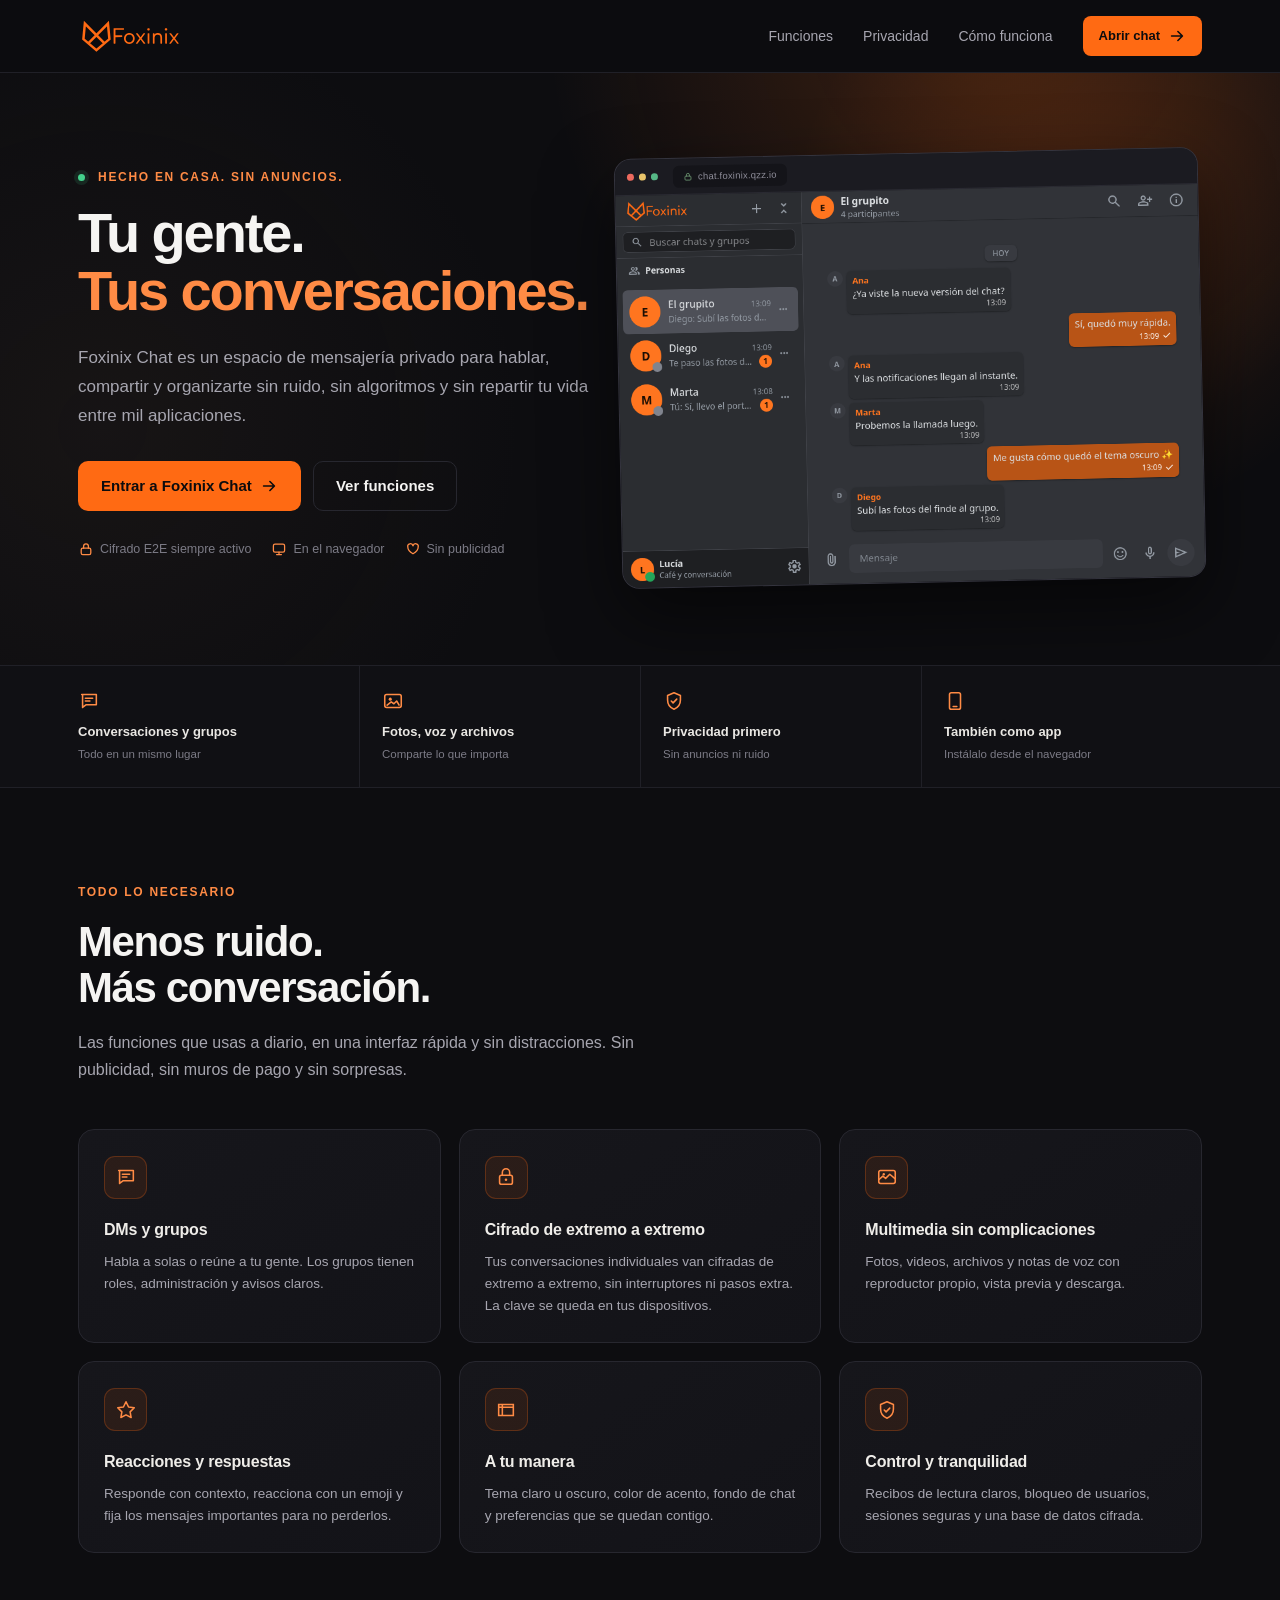
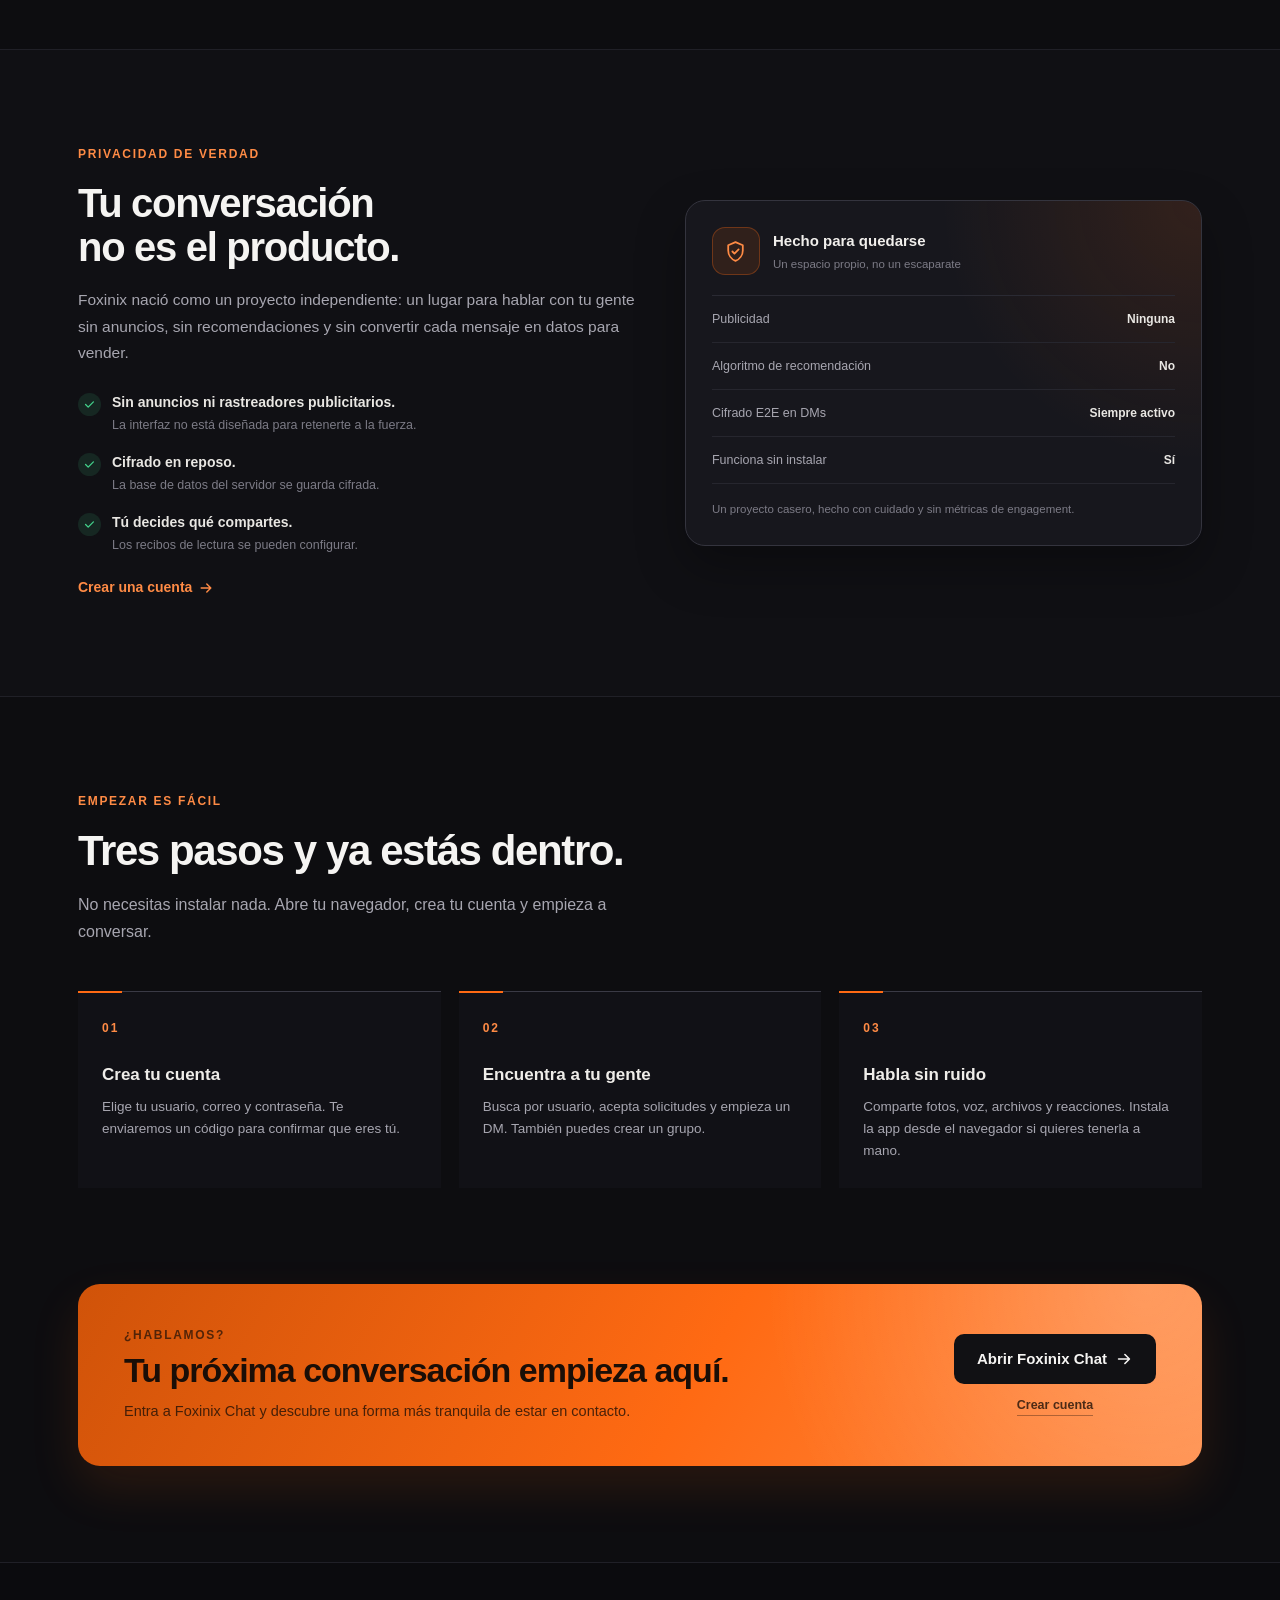
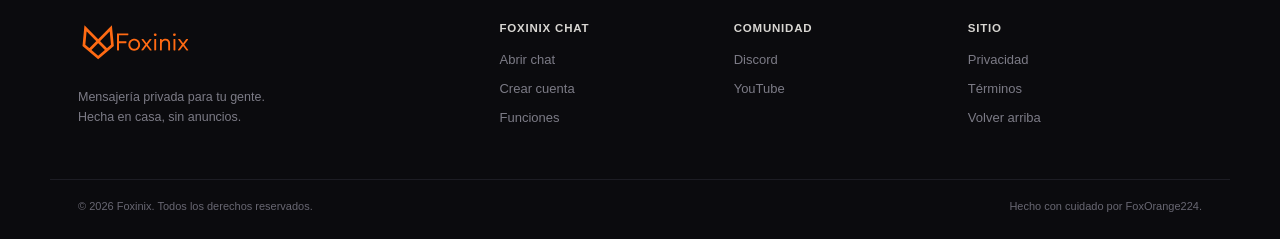
<file: index.html>
<!DOCTYPE html>
<html lang="es">
<head>
    <meta charset="UTF-8">
    <meta name="viewport" content="width=device-width, initial-scale=1.0">
    <title>Foxinix Chat | Mensajería privada para tu gente</title>
    <meta name="description" content="Foxinix Chat es un espacio de mensajería privado para conversar, compartir y organizarte. Conversaciones, grupos, multimedia y cifrado, sin anuncios.">
    <meta name="theme-color" content="#0d0d10">
    <meta name="author" content="Foxinix">
    <meta name="robots" content="index, follow">
    <link rel="canonical" href="https://foxinix.qzz.io/">
    <link rel="icon" type="image/svg+xml" href="assets/chat/icon.svg">
    <link rel="icon" type="image/webp" href="assets/chat/icon.webp">
    <link rel="icon" href="assets/chat/favicon.ico" sizes="any">
    <link rel="apple-touch-icon" href="assets/chat/apple-touch-icon.png">
    <meta property="og:type" content="website">
    <meta property="og:url" content="https://foxinix.qzz.io/">
    <meta property="og:title" content="Foxinix Chat | Mensajería privada para tu gente">
    <meta property="og:description" content="Conversaciones, grupos, fotos, voz y archivos en un espacio propio. Sin anuncios y sin ruido.">
    <meta property="og:image" content="https://foxinix.qzz.io/assets/chat/og.png?v=20261020b">
    <meta property="og:image:width" content="1200">
    <meta property="og:image:height" content="630">
    <meta property="og:locale" content="es_ES">
    <meta name="twitter:card" content="summary_large_image">
    <meta name="twitter:title" content="Foxinix Chat | Mensajería privada para tu gente">
    <meta name="twitter:description" content="Conversaciones, grupos, fotos, voz y archivos en un espacio propio. Sin anuncios y sin ruido.">
    <meta name="twitter:image" content="https://foxinix.qzz.io/assets/chat/og.png?v=20261020b">
    <link rel="stylesheet" href="styles.css?v=20261020b">
    <script type="application/ld+json">
    {
      "@context": "https://schema.org",
      "@type": "SoftwareApplication",
      "name": "Foxinix Chat",
      "url": "https://chat.foxinix.qzz.io/",
      "applicationCategory": "CommunicationApplication",
      "operatingSystem": "Web",
      "description": "Mensajería privada con conversaciones individuales, grupos, multimedia y cifrado de extremo a extremo siempre activo en los DMs.",
      "offers": {
        "@type": "Offer",
        "price": "0",
        "priceCurrency": "USD"
      }
    }
    </script>
</head>
<body>
    <a class="skip-link" href="#contenido">Saltar al contenido</a>

    <header class="site-header" id="inicio">
        <div class="wrap header-inner">
            <a class="brand" href="/" aria-label="Foxinix, inicio">
                <img src="assets/chat/logo.svg" alt="Foxinix" width="500" height="200">
            </a>

            <button class="nav-toggle" type="button" aria-expanded="false" aria-controls="nav-principal">
                <span class="nav-toggle-bar"></span>
                <span class="nav-toggle-bar"></span>
                <span class="nav-toggle-bar"></span>
                <span class="sr-only">Abrir menú</span>
            </button>

            <nav class="site-nav" id="nav-principal" aria-label="Navegación principal">
                <a href="#funciones">Funciones</a>
                <a href="#privacidad">Privacidad</a>
                <a href="#como-funciona">Cómo funciona</a>
                <a class="btn btn-small btn-primary" href="https://chat.foxinix.qzz.io/">
                    Abrir chat
                    <svg class="icon" viewBox="0 0 20 20" aria-hidden="true"><path d="M4 10h11M11 5l5 5-5 5" fill="none" stroke="currentColor" stroke-width="1.8" stroke-linecap="round" stroke-linejoin="round"/></svg>
                </a>
            </nav>
        </div>
    </header>

    <main id="contenido">
        <section class="hero">
            <div class="hero-glow" aria-hidden="true"></div>
            <div class="wrap hero-grid">
                <div class="hero-copy">
                    <p class="eyebrow"><span class="pulse-dot" aria-hidden="true"></span> Hecho en casa. Sin anuncios.</p>
                    <h1>Tu gente.<br><span>Tus conversaciones.</span></h1>
                    <p class="lead">Foxinix Chat es un espacio de mensajería privado para hablar, compartir y organizarte sin ruido, sin algoritmos y sin repartir tu vida entre mil aplicaciones.</p>

                    <div class="hero-actions">
                        <a class="btn btn-primary btn-large" href="https://chat.foxinix.qzz.io/">
                            Entrar a Foxinix Chat
                            <svg class="icon" viewBox="0 0 20 20" aria-hidden="true"><path d="M4 10h11M11 5l5 5-5 5" fill="none" stroke="currentColor" stroke-width="1.8" stroke-linecap="round" stroke-linejoin="round"/></svg>
                        </a>
                        <a class="btn btn-ghost btn-large" href="#funciones">Ver funciones</a>
                    </div>

                    <ul class="hero-points">
                        <li>
                            <svg class="icon" viewBox="0 0 20 20" aria-hidden="true"><rect x="4" y="9" width="12" height="8" rx="2" fill="none" stroke="currentColor" stroke-width="1.6"/><path d="M7 9V6.5a3 3 0 0 1 6 0V9" fill="none" stroke="currentColor" stroke-width="1.6" stroke-linecap="round"/></svg>
                            Cifrado E2E siempre activo
                        </li>
                        <li>
                            <svg class="icon" viewBox="0 0 20 20" aria-hidden="true"><rect x="3" y="4" width="14" height="10" rx="2" fill="none" stroke="currentColor" stroke-width="1.6"/><path d="M7 17h6M10 14v3" fill="none" stroke="currentColor" stroke-width="1.6" stroke-linecap="round"/></svg>
                            En el navegador
                        </li>
                        <li>
                            <svg class="icon" viewBox="0 0 20 20" aria-hidden="true"><path d="M10 16S3.5 12.5 3.5 7.6A3.1 3.1 0 0 1 10 6a3.1 3.1 0 0 1 6.5 1.6C16.5 12.5 10 16 10 16z" fill="none" stroke="currentColor" stroke-width="1.6" stroke-linejoin="round"/></svg>
                            Sin publicidad
                        </li>
                    </ul>
                </div>

                <div class="hero-art">
                    <div class="app-preview">
                        <div class="browser-bar">
                            <span class="browser-dots"><i></i><i></i><i></i></span>
                            <span class="browser-url">
                                <svg class="icon" viewBox="0 0 20 20"><rect x="4" y="9" width="12" height="8" rx="2" fill="none" stroke="currentColor" stroke-width="1.6"/><path d="M7 9V6.5a3 3 0 0 1 6 0V9" fill="none" stroke="currentColor" stroke-width="1.6" stroke-linecap="round"/></svg>
                                chat.foxinix.qzz.io
                            </span>
                            <span class="browser-space"></span>
                        </div>

                        <img class="app-shot" src="assets/chat/app-screen.png" alt="Captura de Foxinix Chat con una conversación de grupo abierta" width="900" height="606" loading="eager" decoding="async">
                    </div>

                </div>
            </div>
        </section>

        <section class="proof-strip" aria-label="Características principales">
            <div class="wrap proof-grid">
                <div class="proof-item">
                    <svg class="icon" viewBox="0 0 24 24" aria-hidden="true"><path d="M4 5h16v11H9l-4 3V5z" fill="none" stroke="currentColor" stroke-width="1.7" stroke-linejoin="round"/><path d="M8 9h8M8 12h5" fill="none" stroke="currentColor" stroke-width="1.7" stroke-linecap="round"/></svg>
                    <b>Conversaciones y grupos</b>
                    <small>Todo en un mismo lugar</small>
                </div>
                <div class="proof-item">
                    <svg class="icon" viewBox="0 0 24 24" aria-hidden="true"><rect x="3" y="5" width="18" height="14" rx="2" fill="none" stroke="currentColor" stroke-width="1.7"/><circle cx="9" cy="10" r="1.7" fill="currentColor"/><path d="M5 17l5-4 3 2 3-3 3 5" fill="none" stroke="currentColor" stroke-width="1.7" stroke-linejoin="round"/></svg>
                    <b>Fotos, voz y archivos</b>
                    <small>Comparte lo que importa</small>
                </div>
                <div class="proof-item">
                    <svg class="icon" viewBox="0 0 24 24" aria-hidden="true"><path d="M12 3l7 3v5c0 4.5-3 8.5-7 10-4-1.5-7-5.5-7-10V6l7-3z" fill="none" stroke="currentColor" stroke-width="1.7" stroke-linejoin="round"/><path d="M9 12l2 2 4-4" fill="none" stroke="currentColor" stroke-width="1.7" stroke-linecap="round" stroke-linejoin="round"/></svg>
                    <b>Privacidad primero</b>
                    <small>Sin anuncios ni ruido</small>
                </div>
                <div class="proof-item">
                    <svg class="icon" viewBox="0 0 24 24" aria-hidden="true"><rect x="6" y="3" width="12" height="18" rx="2" fill="none" stroke="currentColor" stroke-width="1.7"/><path d="M10 18h4" fill="none" stroke="currentColor" stroke-width="1.7" stroke-linecap="round"/></svg>
                    <b>También como app</b>
                    <small>Instálalo desde el navegador</small>
                </div>
            </div>
        </section>

        <section class="section" id="funciones">
            <div class="wrap">
                <div class="section-head">
                    <p class="eyebrow">Todo lo necesario</p>
                    <h2>Menos ruido.<br>Más conversación.</h2>
                    <p>Las funciones que usas a diario, en una interfaz rápida y sin distracciones. Sin publicidad, sin muros de pago y sin sorpresas.</p>
                </div>

                <div class="feature-grid">
                    <article class="feature-card">
                        <span class="feature-icon">
                            <svg class="icon" viewBox="0 0 24 24" aria-hidden="true"><path d="M4 5h16v11H9l-4 3V5z" fill="none" stroke="currentColor" stroke-width="1.7" stroke-linejoin="round"/><path d="M8 9h8M8 12h5" fill="none" stroke="currentColor" stroke-width="1.7" stroke-linecap="round"/></svg>
                        </span>
                        <h3>DMs y grupos</h3>
                        <p>Habla a solas o reúne a tu gente. Los grupos tienen roles, administración y avisos claros.</p>
                    </article>

                    <article class="feature-card">
                        <span class="feature-icon">
                            <svg class="icon" viewBox="0 0 24 24" aria-hidden="true"><rect x="5" y="10" width="14" height="10" rx="2" fill="none" stroke="currentColor" stroke-width="1.7"/><path d="M8 10V7a4 4 0 0 1 8 0v3" fill="none" stroke="currentColor" stroke-width="1.7" stroke-linecap="round"/><circle cx="12" cy="15" r="1.4" fill="currentColor"/></svg>
                        </span>
                        <h3>Cifrado de extremo a extremo</h3>
                        <p>Tus conversaciones individuales van cifradas de extremo a extremo, sin interruptores ni pasos extra. La clave se queda en tus dispositivos.</p>
                    </article>

                    <article class="feature-card">
                        <span class="feature-icon">
                            <svg class="icon" viewBox="0 0 24 24" aria-hidden="true"><rect x="3" y="5" width="18" height="14" rx="2" fill="none" stroke="currentColor" stroke-width="1.7"/><path d="M3 15l4.5-4 3 2.5L15 9l6 5" fill="none" stroke="currentColor" stroke-width="1.7" stroke-linejoin="round"/><circle cx="8.5" cy="9" r="1.3" fill="currentColor"/></svg>
                        </span>
                        <h3>Multimedia sin complicaciones</h3>
                        <p>Fotos, videos, archivos y notas de voz con reproductor propio, vista previa y descarga.</p>
                    </article>

                    <article class="feature-card">
                        <span class="feature-icon">
                            <svg class="icon" viewBox="0 0 24 24" aria-hidden="true"><path d="M12 3l2.8 5.7 6.2.9-4.5 4.4 1.1 6.2-5.6-2.9-5.6 2.9 1.1-6.2L3 9.6l6.2-.9L12 3z" fill="none" stroke="currentColor" stroke-width="1.7" stroke-linejoin="round"/></svg>
                        </span>
                        <h3>Reacciones y respuestas</h3>
                        <p>Responde con contexto, reacciona con un emoji y fija los mensajes importantes para no perderlos.</p>
                    </article>

                    <article class="feature-card">
                        <span class="feature-icon">
                            <svg class="icon" viewBox="0 0 24 24" aria-hidden="true"><path d="M4 6h16v12H4z" fill="none" stroke="currentColor" stroke-width="1.7"/><path d="M4 9h16M8 6v12" fill="none" stroke="currentColor" stroke-width="1.7"/></svg>
                        </span>
                        <h3>A tu manera</h3>
                        <p>Tema claro u oscuro, color de acento, fondo de chat y preferencias que se quedan contigo.</p>
                    </article>

                    <article class="feature-card">
                        <span class="feature-icon">
                            <svg class="icon" viewBox="0 0 24 24" aria-hidden="true"><path d="M12 3l7 3v5c0 4.5-3 8.5-7 10-4-1.5-7-5.5-7-10V6l7-3z" fill="none" stroke="currentColor" stroke-width="1.7" stroke-linejoin="round"/><path d="M9 12l2 2 4-4" fill="none" stroke="currentColor" stroke-width="1.7" stroke-linecap="round" stroke-linejoin="round"/></svg>
                        </span>
                        <h3>Control y tranquilidad</h3>
                        <p>Recibos de lectura claros, bloqueo de usuarios, sesiones seguras y una base de datos cifrada.</p>
                    </article>
                </div>
            </div>
        </section>

        <section class="section privacy-section" id="privacidad">
            <div class="wrap privacy-grid">
                <div class="privacy-copy">
                    <p class="eyebrow">Privacidad de verdad</p>
                    <h2>Tu conversación<br>no es el producto.</h2>
                    <p class="privacy-lead">Foxinix nació como un proyecto independiente: un lugar para hablar con tu gente sin anuncios, sin recomendaciones y sin convertir cada mensaje en datos para vender.</p>

                    <ul class="check-list">
                        <li>
                            <span class="check-icon"><svg class="icon" viewBox="0 0 20 20"><path d="M4 10l4 4 8-8" fill="none" stroke="currentColor" stroke-width="2" stroke-linecap="round" stroke-linejoin="round"/></svg></span>
                            <span><b>Sin anuncios ni rastreadores publicitarios.</b><small>La interfaz no está diseñada para retenerte a la fuerza.</small></span>
                        </li>
                        <li>
                            <span class="check-icon"><svg class="icon" viewBox="0 0 20 20"><path d="M4 10l4 4 8-8" fill="none" stroke="currentColor" stroke-width="2" stroke-linecap="round" stroke-linejoin="round"/></svg></span>
                            <span><b>Cifrado en reposo.</b><small>La base de datos del servidor se guarda cifrada.</small></span>
                        </li>
                        <li>
                            <span class="check-icon"><svg class="icon" viewBox="0 0 20 20"><path d="M4 10l4 4 8-8" fill="none" stroke="currentColor" stroke-width="2" stroke-linecap="round" stroke-linejoin="round"/></svg></span>
                            <span><b>Tú decides qué compartes.</b><small>Los recibos de lectura se pueden configurar.</small></span>
                        </li>
                    </ul>

                    <a class="text-link" href="https://chat.foxinix.qzz.io/register">Crear una cuenta
                        <svg class="icon" viewBox="0 0 20 20" aria-hidden="true"><path d="M4 10h11M11 5l5 5-5 5" fill="none" stroke="currentColor" stroke-width="1.8" stroke-linecap="round" stroke-linejoin="round"/></svg>
                    </a>
                </div>

                <div class="privacy-panel">
                    <div class="privacy-panel-head">
                        <span class="shield-icon">
                            <svg class="icon" viewBox="0 0 24 24"><path d="M12 3l7 3v5c0 4.5-3 8.5-7 10-4-1.5-7-5.5-7-10V6l7-3z" fill="none" stroke="currentColor" stroke-width="1.7" stroke-linejoin="round"/><path d="M9 12l2 2 4-4" fill="none" stroke="currentColor" stroke-width="1.7" stroke-linecap="round" stroke-linejoin="round"/></svg>
                        </span>
                        <span><b>Hecho para quedarse</b><small>Un espacio propio, no un escaparate</small></span>
                    </div>
                    <div class="privacy-rows">
                        <div class="privacy-row"><span>Publicidad</span><b>Ninguna</b></div>
                        <div class="privacy-row"><span>Algoritmo de recomendación</span><b>No</b></div>
                        <div class="privacy-row"><span>Cifrado E2E en DMs</span><b>Siempre activo</b></div>
                        <div class="privacy-row"><span>Funciona sin instalar</span><b>Sí</b></div>
                    </div>
                    <p class="privacy-note">Un proyecto casero, hecho con cuidado y sin métricas de engagement.</p>
                </div>
            </div>
        </section>

        <section class="section steps-section" id="como-funciona">
            <div class="wrap">
                <div class="section-head">
                    <p class="eyebrow">Empezar es fácil</p>
                    <h2>Tres pasos y ya estás dentro.</h2>
                    <p>No necesitas instalar nada. Abre tu navegador, crea tu cuenta y empieza a conversar.</p>
                </div>

                <div class="steps-grid">
                    <article class="step-card">
                        <span class="step-number">01</span>
                        <h3>Crea tu cuenta</h3>
                        <p>Elige tu usuario, correo y contraseña. Te enviaremos un código para confirmar que eres tú.</p>
                    </article>
                    <article class="step-card">
                        <span class="step-number">02</span>
                        <h3>Encuentra a tu gente</h3>
                        <p>Busca por usuario, acepta solicitudes y empieza un DM. También puedes crear un grupo.</p>
                    </article>
                    <article class="step-card">
                        <span class="step-number">03</span>
                        <h3>Habla sin ruido</h3>
                        <p>Comparte fotos, voz, archivos y reacciones. Instala la app desde el navegador si quieres tenerla a mano.</p>
                    </article>
                </div>
            </div>
        </section>

        <section class="cta-section">
            <div class="wrap">
                <div class="cta-card">
                    <div class="cta-copy">
                        <p class="eyebrow">¿Hablamos?</p>
                        <h2>Tu próxima conversación empieza aquí.</h2>
                        <p>Entra a Foxinix Chat y descubre una forma más tranquila de estar en contacto.</p>
                    </div>
                    <div class="cta-actions">
                        <a class="btn btn-dark btn-large" href="https://chat.foxinix.qzz.io/">
                            Abrir Foxinix Chat
                            <svg class="icon" viewBox="0 0 20 20" aria-hidden="true"><path d="M4 10h11M11 5l5 5-5 5" fill="none" stroke="currentColor" stroke-width="1.8" stroke-linecap="round" stroke-linejoin="round"/></svg>
                        </a>
                        <a class="cta-secondary" href="https://chat.foxinix.qzz.io/register">Crear cuenta</a>
                    </div>
                </div>
            </div>
        </section>
    </main>

    <footer class="site-footer">
        <div class="wrap footer-grid">
            <div class="footer-brand">
                <a class="brand" href="/" aria-label="Foxinix, inicio">
                    <img src="assets/chat/logo.svg" alt="Foxinix" width="500" height="200">
                </a>
                <p>Mensajería privada para tu gente.<br>Hecha en casa, sin anuncios.</p>
            </div>

            <div class="footer-col">
                <b>Foxinix Chat</b>
                <a href="https://chat.foxinix.qzz.io/">Abrir chat</a>
                <a href="https://chat.foxinix.qzz.io/register">Crear cuenta</a>
                <a href="#funciones">Funciones</a>
            </div>

            <div class="footer-col">
                <b>Comunidad</b>
                <a href="https://www.discord.com/invite/r9v67gFRcp" target="_blank" rel="noopener noreferrer">Discord</a>
                <a href="https://www.youtube.com/channel/UCRv3ZZXkuPXaKSe588W1L9A" target="_blank" rel="noopener noreferrer">YouTube</a>
            </div>

            <div class="footer-col">
                <b>Sitio</b>
                <a href="privacidad.html">Privacidad</a>
                <a href="terminos.html">Términos</a>
                <a href="#inicio">Volver arriba</a>
            </div>
        </div>

        <div class="wrap footer-bottom">
            <span>© <span data-year>2026</span> Foxinix. Todos los derechos reservados.</span>
            <span>Hecho con cuidado por FoxOrange224.</span>
        </div>
    </footer>

    <script src="app.js?v=20261020b"></script>
</body>
</html>
</file>
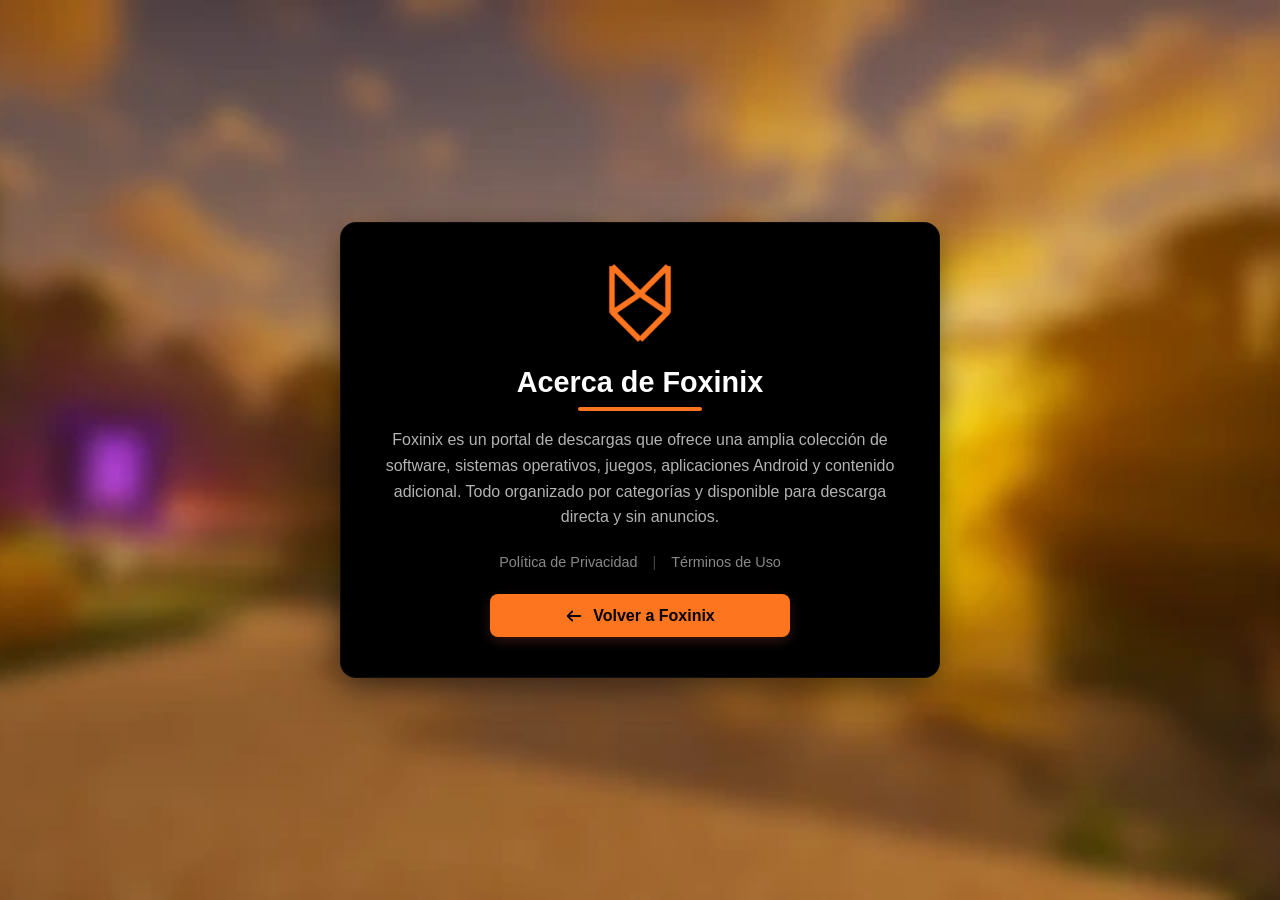
<file: about.html>
<!DOCTYPE html>
<html lang="es">
<head>
    <meta charset="UTF-8">
    <meta name="viewport" content="width=device-width,initial-scale=1">
    <title>Foxinix | Acerca de</title>
    <meta name="description" content="Acerca de Foxinix, tu portal de descargas confiable de software, juegos, APKs y más.">
    <meta name="robots" content="index, follow">
    <meta name="theme-color" content="#000000">
    <link rel="icon" type="image/png" sizes="96x96" href="/assets/favicon-96x96.png">
    <link rel="icon" href="/favicon.ico" sizes="any">
    <link rel="apple-touch-icon" href="/assets/apple-touch-icon.png">
    <link rel="stylesheet" href="style.css">
    <style>
        body {
            background-color: #121214;
            margin: 0;
            padding: 20px;
            font-family: 'Segoe UI', Tahoma, Geneva, Verdana, sans-serif;
            justify-content: center;
            align-items: center;
        }

        .desc-about {
            max-width: 600px;
            margin: 2rem auto;
            padding: 2.5rem;
            background: #000000;
            border-radius: 16px;
            box-shadow: 0 10px 30px rgba(0, 0, 0, 0.5);
            border: 1px solid rgba(255, 255, 255, 0.05);
            text-align: center;
            display: flex;
            flex-direction: column;
            align-items: center;
            justify-content: center;
        }
        .desc-about-logo {
            width: 80px;
            height: 80px;
            object-fit: contain;
            border-radius: 12px;
            display: block;
            margin-left: auto;
            margin-right: auto;
        }

        .desc-about h2 {
            color: #fff;
            font-size: 1.8rem;
            font-weight: 700;
            margin-bottom: 1rem;
            position: relative;
            display: inline-block;
        }

        .desc-about h2::after {
            content: '';
            display: block;
            width: 50%;
            height: 4px;
            background: #fe751f;
            border-radius: 2px;
            margin: 0.5rem auto 0 auto;
        }

        .desc-about p {
            color: #b3b3b3;
            font-size: 1rem;
            line-height: 1.6;
            margin: 0 0 1.5rem 0;
            width: 100%;
        }

        .about-links {
            display: flex;
            justify-content: center;
            gap: 15px;
            margin-bottom: 1.5rem;
            font-size: 0.9rem;
            width: 100%;
        }

        .about-links a {
            color: #888;
            text-decoration: none;
            transition: color 0.3s ease;
        }

        .about-links a:hover {
            color: #fe751f;
        }

        .about-links span {
            color: #444;
        }

        .btn-back {
            display: inline-flex;
            align-items: center;
            justify-content: center;
            gap: 10px;
            padding: 0.8rem 1.5rem;
            background-color: #fe751f;
            color: #000000;
            text-decoration: none;
            font-weight: 600;
            border-radius: 8px;
            box-shadow: 0 4px 12px rgba(255, 107, 107, 0.2);
            transition: all 0.3s ease;
            width: 100%;
            max-width: 300px;
            box-sizing: border-box; /* Evita que el padding deforme el ancho fijo */
        }

        .btn-back svg {
            width: 18px;
            height: 18px;
            transition: transform 0.3s ease;
        }
    </style>
</head>
<body>

    <div class="desc-about">
        <img src="/assets/icon.webp" alt="Foxinix Logo" class="desc-about-logo">

        <h2>Acerca de Foxinix</h2>

        <p>Foxinix es un portal de descargas que ofrece una amplia colección de software, sistemas operativos, juegos, aplicaciones Android y contenido adicional. Todo organizado por categorías y disponible para descarga directa y sin anuncios.</p>

        <div class="about-links">
            <a href="/about/policy">Política de Privacidad</a>
            <span>|</span>
            <a href="/about/terms">Términos de Uso</a>
        </div>

        <a href="/" class="btn-back">
            <svg xmlns="http://www.w3.org/2000/svg" viewBox="0 0 640 640">
                <path fill="currentColor" d="M73.4 297.4C60.9 309.9 60.9 330.2 73.4 342.7L233.4 502.7C245.9 515.2 266.2 515.2 278.7 502.7C291.2 490.2 291.2 469.9 278.7 457.4L173.3 352L544 352C561.7 352 576 337.7 576 320C576 302.3 561.7 288 544 288L173.3 288L278.7 182.6C291.2 170.1 291.2 149.8 278.7 137.3C266.2 124.8 245.9 124.8 233.4 137.3L73.4 297.3z"/>
            </svg>
            <span>Volver a Foxinix</span>
        </a>
    </div>

</body>
</html>
</file>
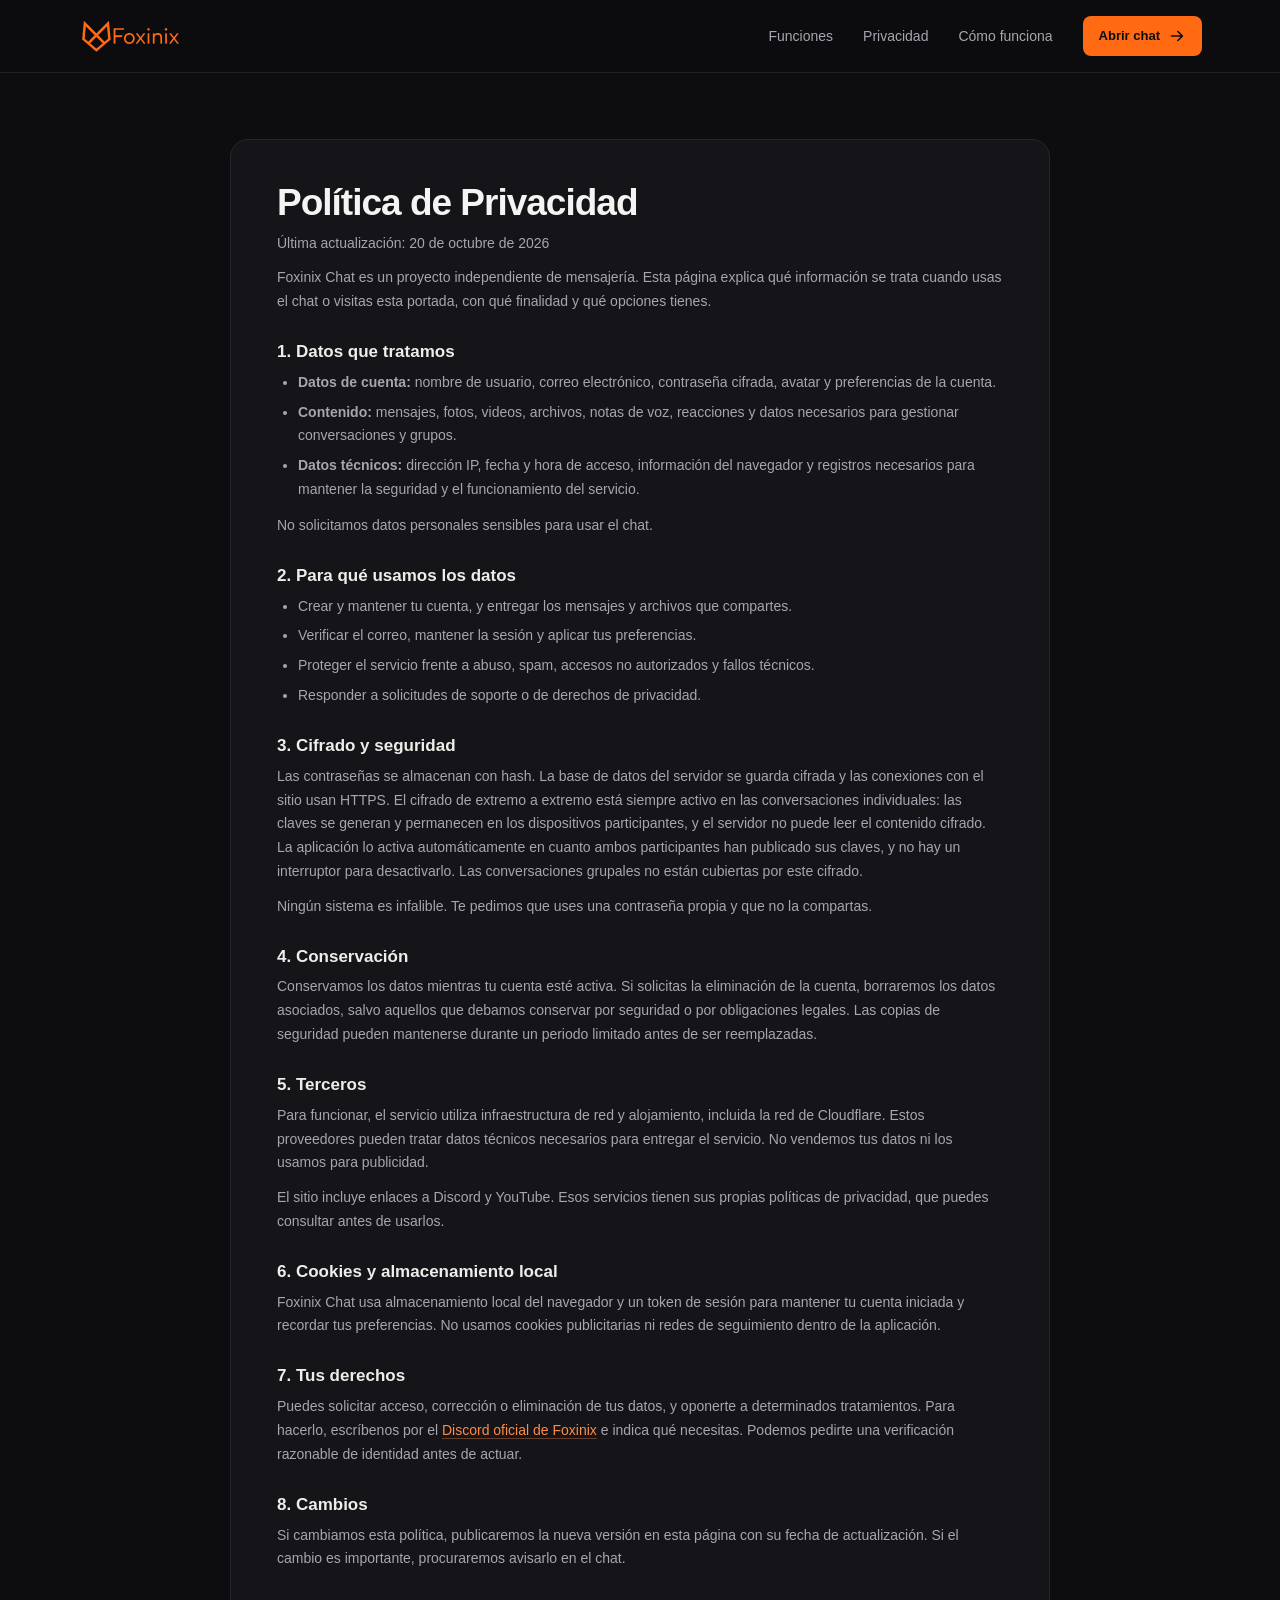
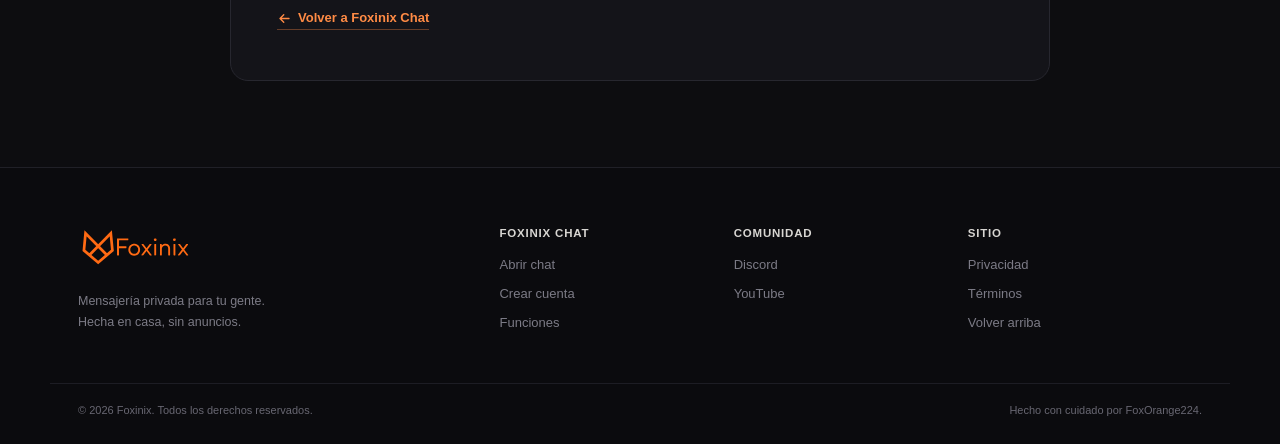
<file: privacidad.html>
<!DOCTYPE html>
<html lang="es">
<head>
    <meta charset="UTF-8">
    <meta name="viewport" content="width=device-width, initial-scale=1.0">
    <title>Privacidad | Foxinix Chat</title>
    <meta name="description" content="Cómo trata Foxinix Chat tus datos: qué guardamos, para qué, cómo lo protegemos y cómo puedes ejercer tus derechos.">
    <meta name="theme-color" content="#0d0d10">
    <meta name="robots" content="index, follow">
    <link rel="canonical" href="https://foxinix.qzz.io/privacidad.html">
    <link rel="icon" type="image/svg+xml" href="assets/chat/icon.svg">
    <link rel="icon" href="assets/chat/favicon.ico" sizes="any">
    <link rel="apple-touch-icon" href="assets/chat/apple-touch-icon.png">
    <link rel="stylesheet" href="styles.css?v=20261020b">
</head>
<body id="top">
    <a class="skip-link" href="#contenido">Saltar al contenido</a>

    <header class="site-header">
        <div class="wrap header-inner">
            <a class="brand" href="/" aria-label="Foxinix, inicio">
                <img src="assets/chat/logo.svg" alt="Foxinix" width="500" height="200">
            </a>

            <button class="nav-toggle" type="button" aria-expanded="false" aria-controls="nav-principal">
                <span class="nav-toggle-bar"></span>
                <span class="nav-toggle-bar"></span>
                <span class="nav-toggle-bar"></span>
                <span class="sr-only">Abrir menú</span>
            </button>

            <nav class="site-nav" id="nav-principal" aria-label="Navegación principal">
                <a href="/#funciones">Funciones</a>
                <a href="/#privacidad">Privacidad</a>
                <a href="/#como-funciona">Cómo funciona</a>
                <a class="btn btn-small btn-primary" href="https://chat.foxinix.qzz.io/">
                    Abrir chat
                    <svg class="icon" viewBox="0 0 20 20" aria-hidden="true"><path d="M4 10h11M11 5l5 5-5 5" fill="none" stroke="currentColor" stroke-width="1.8" stroke-linecap="round" stroke-linejoin="round"/></svg>
                </a>
            </nav>
        </div>
    </header>

    <main class="legal-page" id="contenido">
        <div class="wrap">
            <article class="legal-card">
                <h1>Política de Privacidad</h1>
                <p class="legal-meta">Última actualización: 20 de octubre de 2026</p>

                <p>Foxinix Chat es un proyecto independiente de mensajería. Esta página explica qué información se trata cuando usas el chat o visitas esta portada, con qué finalidad y qué opciones tienes.</p>

                <h2>1. Datos que tratamos</h2>
                <ul>
                    <li><b>Datos de cuenta:</b> nombre de usuario, correo electrónico, contraseña cifrada, avatar y preferencias de la cuenta.</li>
                    <li><b>Contenido:</b> mensajes, fotos, videos, archivos, notas de voz, reacciones y datos necesarios para gestionar conversaciones y grupos.</li>
                    <li><b>Datos técnicos:</b> dirección IP, fecha y hora de acceso, información del navegador y registros necesarios para mantener la seguridad y el funcionamiento del servicio.</li>
                </ul>
                <p>No solicitamos datos personales sensibles para usar el chat.</p>

                <h2>2. Para qué usamos los datos</h2>
                <ul>
                    <li>Crear y mantener tu cuenta, y entregar los mensajes y archivos que compartes.</li>
                    <li>Verificar el correo, mantener la sesión y aplicar tus preferencias.</li>
                    <li>Proteger el servicio frente a abuso, spam, accesos no autorizados y fallos técnicos.</li>
                    <li>Responder a solicitudes de soporte o de derechos de privacidad.</li>
                </ul>

                <h2>3. Cifrado y seguridad</h2>
                <p>Las contraseñas se almacenan con hash. La base de datos del servidor se guarda cifrada y las conexiones con el sitio usan HTTPS. El cifrado de extremo a extremo está siempre activo en las conversaciones individuales: las claves se generan y permanecen en los dispositivos participantes, y el servidor no puede leer el contenido cifrado. La aplicación lo activa automáticamente en cuanto ambos participantes han publicado sus claves, y no hay un interruptor para desactivarlo. Las conversaciones grupales no están cubiertas por este cifrado.</p>
                <p>Ningún sistema es infalible. Te pedimos que uses una contraseña propia y que no la compartas.</p>

                <h2>4. Conservación</h2>
                <p>Conservamos los datos mientras tu cuenta esté activa. Si solicitas la eliminación de la cuenta, borraremos los datos asociados, salvo aquellos que debamos conservar por seguridad o por obligaciones legales. Las copias de seguridad pueden mantenerse durante un periodo limitado antes de ser reemplazadas.</p>

                <h2>5. Terceros</h2>
                <p>Para funcionar, el servicio utiliza infraestructura de red y alojamiento, incluida la red de Cloudflare. Estos proveedores pueden tratar datos técnicos necesarios para entregar el servicio. No vendemos tus datos ni los usamos para publicidad.</p>
                <p>El sitio incluye enlaces a Discord y YouTube. Esos servicios tienen sus propias políticas de privacidad, que puedes consultar antes de usarlos.</p>

                <h2>6. Cookies y almacenamiento local</h2>
                <p>Foxinix Chat usa almacenamiento local del navegador y un token de sesión para mantener tu cuenta iniciada y recordar tus preferencias. No usamos cookies publicitarias ni redes de seguimiento dentro de la aplicación.</p>

                <h2>7. Tus derechos</h2>
                <p>Puedes solicitar acceso, corrección o eliminación de tus datos, y oponerte a determinados tratamientos. Para hacerlo, escríbenos por el <a href="https://www.discord.com/invite/r9v67gFRcp" target="_blank" rel="noopener noreferrer">Discord oficial de Foxinix</a> e indica qué necesitas. Podemos pedirte una verificación razonable de identidad antes de actuar.</p>

                <h2>8. Cambios</h2>
                <p>Si cambiamos esta política, publicaremos la nueva versión en esta página con su fecha de actualización. Si el cambio es importante, procuraremos avisarlo en el chat.</p>

                <a class="legal-back" href="/">
                    <svg class="icon" viewBox="0 0 20 20" aria-hidden="true"><path d="M16 10H5M9 5l-5 5 5 5" fill="none" stroke="currentColor" stroke-width="1.8" stroke-linecap="round" stroke-linejoin="round"/></svg>
                    Volver a Foxinix Chat
                </a>
            </article>
        </div>
    </main>

    <footer class="site-footer">
        <div class="wrap footer-grid">
            <div class="footer-brand">
                <a class="brand" href="/" aria-label="Foxinix, inicio">
                    <img src="assets/chat/logo.svg" alt="Foxinix" width="500" height="200">
                </a>
                <p>Mensajería privada para tu gente.<br>Hecha en casa, sin anuncios.</p>
            </div>

            <div class="footer-col">
                <b>Foxinix Chat</b>
                <a href="https://chat.foxinix.qzz.io/">Abrir chat</a>
                <a href="https://chat.foxinix.qzz.io/register">Crear cuenta</a>
                <a href="/#funciones">Funciones</a>
            </div>

            <div class="footer-col">
                <b>Comunidad</b>
                <a href="https://www.discord.com/invite/r9v67gFRcp" target="_blank" rel="noopener noreferrer">Discord</a>
                <a href="https://www.youtube.com/channel/UCRv3ZZXkuPXaKSe588W1L9A" target="_blank" rel="noopener noreferrer">YouTube</a>
            </div>

            <div class="footer-col">
                <b>Sitio</b>
                <a href="privacidad.html">Privacidad</a>
                <a href="terminos.html">Términos</a>
                <a href="#top">Volver arriba</a>
            </div>
        </div>

        <div class="wrap footer-bottom">
            <span>© <span data-year>2026</span> Foxinix. Todos los derechos reservados.</span>
            <span>Hecho con cuidado por FoxOrange224.</span>
        </div>
    </footer>

    <script src="app.js?v=20261020b"></script>
</body>
</html>
</file>
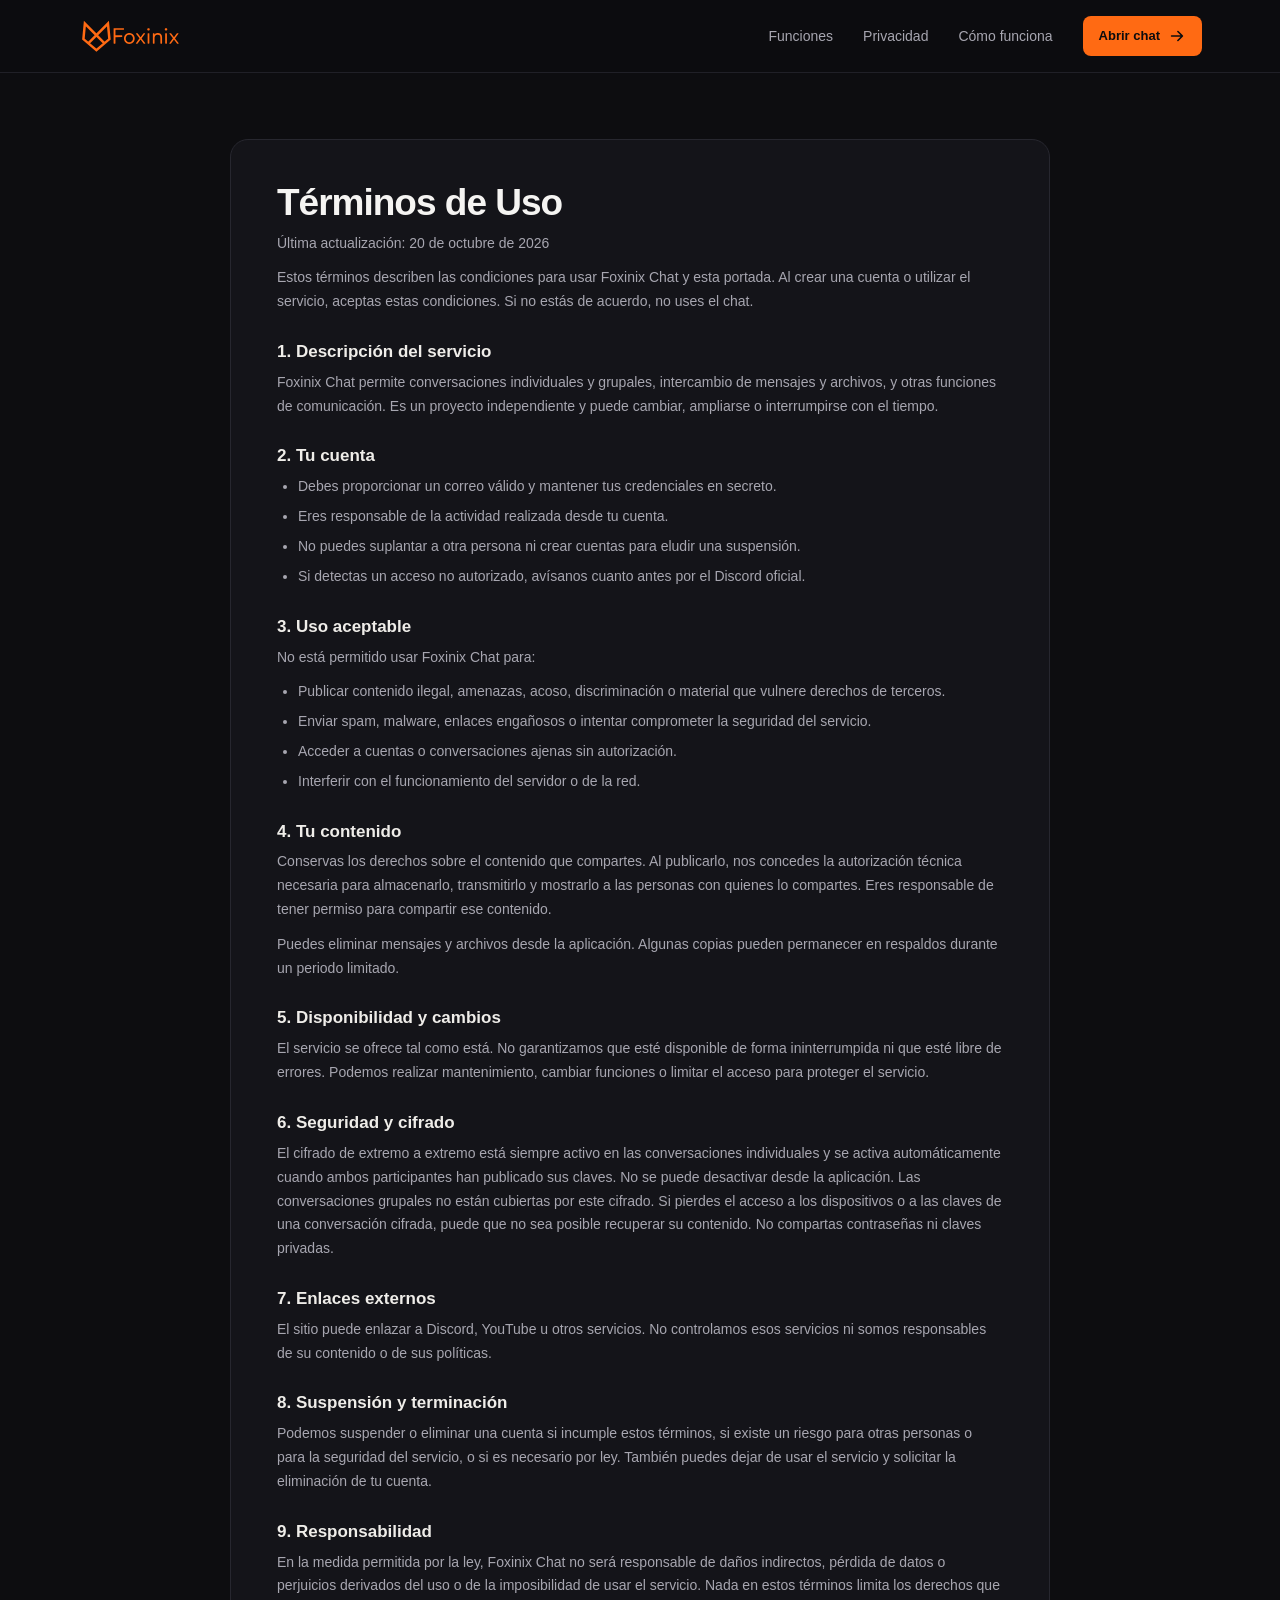
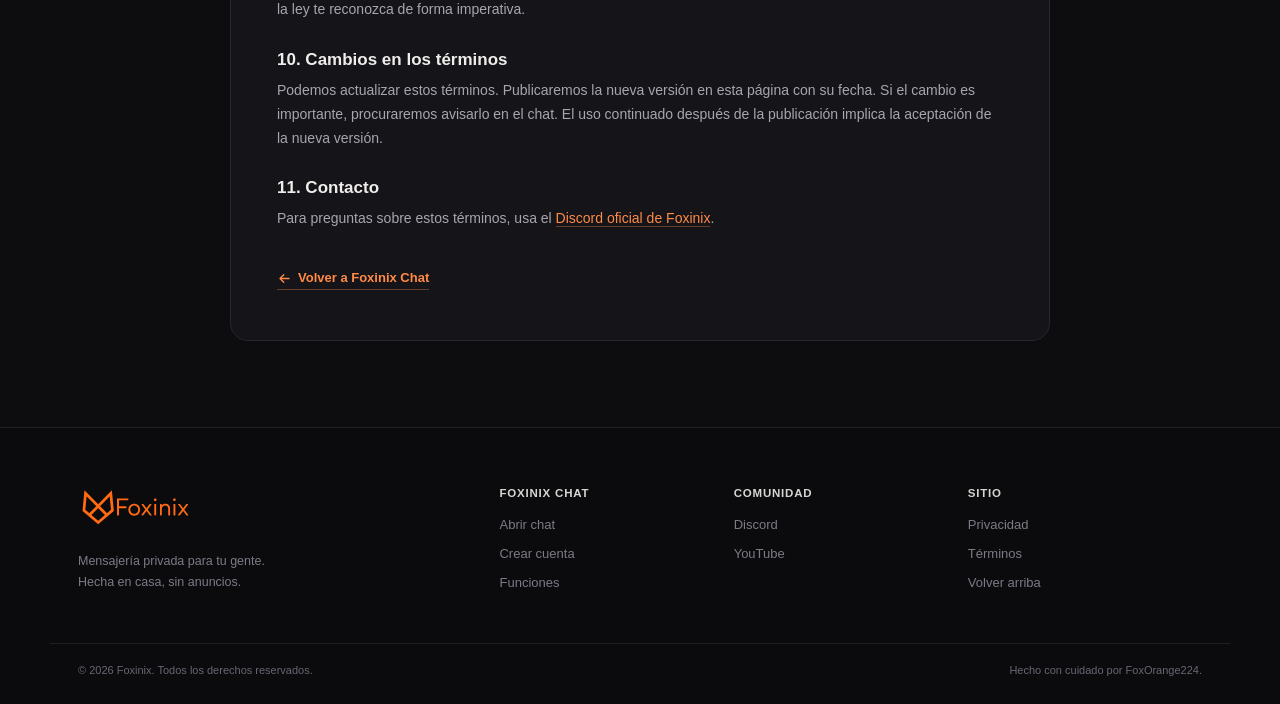
<file: terminos.html>
<!DOCTYPE html>
<html lang="es">
<head>
    <meta charset="UTF-8">
    <meta name="viewport" content="width=device-width, initial-scale=1.0">
    <title>Términos de uso | Foxinix Chat</title>
    <meta name="description" content="Condiciones de uso de Foxinix Chat: cuenta, contenido, conducta, disponibilidad y responsabilidad.">
    <meta name="theme-color" content="#0d0d10">
    <meta name="robots" content="index, follow">
    <link rel="canonical" href="https://foxinix.qzz.io/terminos.html">
    <link rel="icon" type="image/svg+xml" href="assets/chat/icon.svg">
    <link rel="icon" href="assets/chat/favicon.ico" sizes="any">
    <link rel="apple-touch-icon" href="assets/chat/apple-touch-icon.png">
    <link rel="stylesheet" href="styles.css?v=20261020b">
</head>
<body id="top">
    <a class="skip-link" href="#contenido">Saltar al contenido</a>

    <header class="site-header">
        <div class="wrap header-inner">
            <a class="brand" href="/" aria-label="Foxinix, inicio">
                <img src="assets/chat/logo.svg" alt="Foxinix" width="500" height="200">
            </a>

            <button class="nav-toggle" type="button" aria-expanded="false" aria-controls="nav-principal">
                <span class="nav-toggle-bar"></span>
                <span class="nav-toggle-bar"></span>
                <span class="nav-toggle-bar"></span>
                <span class="sr-only">Abrir menú</span>
            </button>

            <nav class="site-nav" id="nav-principal" aria-label="Navegación principal">
                <a href="/#funciones">Funciones</a>
                <a href="/#privacidad">Privacidad</a>
                <a href="/#como-funciona">Cómo funciona</a>
                <a class="btn btn-small btn-primary" href="https://chat.foxinix.qzz.io/">
                    Abrir chat
                    <svg class="icon" viewBox="0 0 20 20" aria-hidden="true"><path d="M4 10h11M11 5l5 5-5 5" fill="none" stroke="currentColor" stroke-width="1.8" stroke-linecap="round" stroke-linejoin="round"/></svg>
                </a>
            </nav>
        </div>
    </header>

    <main class="legal-page" id="contenido">
        <div class="wrap">
            <article class="legal-card">
                <h1>Términos de Uso</h1>
                <p class="legal-meta">Última actualización: 20 de octubre de 2026</p>

                <p>Estos términos describen las condiciones para usar Foxinix Chat y esta portada. Al crear una cuenta o utilizar el servicio, aceptas estas condiciones. Si no estás de acuerdo, no uses el chat.</p>

                <h2>1. Descripción del servicio</h2>
                <p>Foxinix Chat permite conversaciones individuales y grupales, intercambio de mensajes y archivos, y otras funciones de comunicación. Es un proyecto independiente y puede cambiar, ampliarse o interrumpirse con el tiempo.</p>

                <h2>2. Tu cuenta</h2>
                <ul>
                    <li>Debes proporcionar un correo válido y mantener tus credenciales en secreto.</li>
                    <li>Eres responsable de la actividad realizada desde tu cuenta.</li>
                    <li>No puedes suplantar a otra persona ni crear cuentas para eludir una suspensión.</li>
                    <li>Si detectas un acceso no autorizado, avísanos cuanto antes por el Discord oficial.</li>
                </ul>

                <h2>3. Uso aceptable</h2>
                <p>No está permitido usar Foxinix Chat para:</p>
                <ul>
                    <li>Publicar contenido ilegal, amenazas, acoso, discriminación o material que vulnere derechos de terceros.</li>
                    <li>Enviar spam, malware, enlaces engañosos o intentar comprometer la seguridad del servicio.</li>
                    <li>Acceder a cuentas o conversaciones ajenas sin autorización.</li>
                    <li>Interferir con el funcionamiento del servidor o de la red.</li>
                </ul>

                <h2>4. Tu contenido</h2>
                <p>Conservas los derechos sobre el contenido que compartes. Al publicarlo, nos concedes la autorización técnica necesaria para almacenarlo, transmitirlo y mostrarlo a las personas con quienes lo compartes. Eres responsable de tener permiso para compartir ese contenido.</p>
                <p>Puedes eliminar mensajes y archivos desde la aplicación. Algunas copias pueden permanecer en respaldos durante un periodo limitado.</p>

                <h2>5. Disponibilidad y cambios</h2>
                <p>El servicio se ofrece tal como está. No garantizamos que esté disponible de forma ininterrumpida ni que esté libre de errores. Podemos realizar mantenimiento, cambiar funciones o limitar el acceso para proteger el servicio.</p>

                <h2>6. Seguridad y cifrado</h2>
                <p>El cifrado de extremo a extremo está siempre activo en las conversaciones individuales y se activa automáticamente cuando ambos participantes han publicado sus claves. No se puede desactivar desde la aplicación. Las conversaciones grupales no están cubiertas por este cifrado. Si pierdes el acceso a los dispositivos o a las claves de una conversación cifrada, puede que no sea posible recuperar su contenido. No compartas contraseñas ni claves privadas.</p>

                <h2>7. Enlaces externos</h2>
                <p>El sitio puede enlazar a Discord, YouTube u otros servicios. No controlamos esos servicios ni somos responsables de su contenido o de sus políticas.</p>

                <h2>8. Suspensión y terminación</h2>
                <p>Podemos suspender o eliminar una cuenta si incumple estos términos, si existe un riesgo para otras personas o para la seguridad del servicio, o si es necesario por ley. También puedes dejar de usar el servicio y solicitar la eliminación de tu cuenta.</p>

                <h2>9. Responsabilidad</h2>
                <p>En la medida permitida por la ley, Foxinix Chat no será responsable de daños indirectos, pérdida de datos o perjuicios derivados del uso o de la imposibilidad de usar el servicio. Nada en estos términos limita los derechos que la ley te reconozca de forma imperativa.</p>

                <h2>10. Cambios en los términos</h2>
                <p>Podemos actualizar estos términos. Publicaremos la nueva versión en esta página con su fecha. Si el cambio es importante, procuraremos avisarlo en el chat. El uso continuado después de la publicación implica la aceptación de la nueva versión.</p>

                <h2>11. Contacto</h2>
                <p>Para preguntas sobre estos términos, usa el <a href="https://www.discord.com/invite/r9v67gFRcp" target="_blank" rel="noopener noreferrer">Discord oficial de Foxinix</a>.</p>

                <a class="legal-back" href="/">
                    <svg class="icon" viewBox="0 0 20 20" aria-hidden="true"><path d="M16 10H5M9 5l-5 5 5 5" fill="none" stroke="currentColor" stroke-width="1.8" stroke-linecap="round" stroke-linejoin="round"/></svg>
                    Volver a Foxinix Chat
                </a>
            </article>
        </div>
    </main>

    <footer class="site-footer">
        <div class="wrap footer-grid">
            <div class="footer-brand">
                <a class="brand" href="/" aria-label="Foxinix, inicio">
                    <img src="assets/chat/logo.svg" alt="Foxinix" width="500" height="200">
                </a>
                <p>Mensajería privada para tu gente.<br>Hecha en casa, sin anuncios.</p>
            </div>

            <div class="footer-col">
                <b>Foxinix Chat</b>
                <a href="https://chat.foxinix.qzz.io/">Abrir chat</a>
                <a href="https://chat.foxinix.qzz.io/register">Crear cuenta</a>
                <a href="/#funciones">Funciones</a>
            </div>

            <div class="footer-col">
                <b>Comunidad</b>
                <a href="https://www.discord.com/invite/r9v67gFRcp" target="_blank" rel="noopener noreferrer">Discord</a>
                <a href="https://www.youtube.com/channel/UCRv3ZZXkuPXaKSe588W1L9A" target="_blank" rel="noopener noreferrer">YouTube</a>
            </div>

            <div class="footer-col">
                <b>Sitio</b>
                <a href="privacidad.html">Privacidad</a>
                <a href="terminos.html">Términos</a>
                <a href="#top">Volver arriba</a>
            </div>
        </div>

        <div class="wrap footer-bottom">
            <span>© <span data-year>2026</span> Foxinix. Todos los derechos reservados.</span>
            <span>Hecho con cuidado por FoxOrange224.</span>
        </div>
    </footer>

    <script src="app.js?v=20261020b"></script>
</body>
</html>
</file>
<file: styles.css>
/* Foxinix Chat — portada pública
   Paleta tomada de la app: fondo grafito, acento naranja Foxinix.
   Sin dependencias externas; compatible con Firefox 78. */

:root {
    --bg: #0d0d10;
    --bg-soft: #111116;
    --panel: #15151a;
    --panel-2: #1a1a20;
    --line: #27272f;
    --line-soft: #202027;
    --text: #f5f4f2;
    --muted: #a7a6b0;
    --muted-2: #7c7b86;
    --orange: #ff6a13;
    --orange-soft: #ff8b45;
    --orange-dark: #c84c08;
    --blue: #4a90e2;
    --green: #43d18b;
    --coral: #ef7a6b;
    --radius: 16px;
    --font: "Segoe UI", Tahoma, Geneva, Verdana, Arial, sans-serif;
}

* {
    box-sizing: border-box;
}

html {
    scroll-behavior: smooth;
    scroll-padding-top: 84px;
}

body {
    margin: 0;
    background: var(--bg);
    color: var(--text);
    font-family: var(--font);
    font-size: 16px;
    line-height: 1.6;
    -webkit-font-smoothing: antialiased;
}

img,
svg {
    vertical-align: middle;
}

a {
    color: inherit;
    text-decoration: none;
}

button {
    font: inherit;
}

.sr-only {
    position: absolute;
    width: 1px;
    height: 1px;
    padding: 0;
    margin: -1px;
    overflow: hidden;
    clip: rect(0, 0, 0, 0);
    white-space: nowrap;
    border: 0;
}

.skip-link {
    position: absolute;
    top: -60px;
    left: 16px;
    z-index: 100;
    padding: 10px 16px;
    background: var(--orange);
    color: #0b0b0d;
    border-radius: 8px;
    font-weight: 700;
    transition: top .15s ease;
}

.skip-link:focus {
    top: 12px;
}

.wrap {
    width: 100%;
    max-width: 1180px;
    margin: 0 auto;
    padding: 0 28px;
}

.icon {
    width: 18px;
    height: 18px;
    flex: 0 0 auto;
    display: inline-block;
}

/* ---------------------------------------------------------------- header */

.site-header {
    position: sticky;
    top: 0;
    z-index: 40;
    background: rgba(13, 13, 16, .96);
    border-bottom: 1px solid var(--line-soft);
}

.header-inner {
    display: flex;
    align-items: center;
    min-height: 72px;
}

.brand {
    display: inline-flex;
    align-items: center;
    flex: 0 0 auto;
}

.brand img {
    width: auto;
    height: 42px;
    display: block;
}

.site-nav {
    display: flex;
    align-items: center;
    margin-left: auto;
}

.site-nav > a:not(.btn) {
    margin-left: 30px;
    color: var(--muted);
    font-size: 14px;
    font-weight: 500;
    transition: color .15s ease;
}

.site-nav > a:not(.btn):hover,
.site-nav > a:not(.btn):focus {
    color: var(--text);
}

.site-nav .btn {
    margin-left: 30px;
}

.nav-toggle {
    display: none;
    margin-left: auto;
    width: 42px;
    height: 38px;
    padding: 9px 10px;
    background: var(--panel);
    border: 1px solid var(--line);
    border-radius: 8px;
    cursor: pointer;
}

.nav-toggle-bar {
    display: block;
    height: 2px;
    margin: 4px 0;
    background: var(--text);
    border-radius: 2px;
    transition: transform .15s ease, opacity .15s ease;
}

.nav-toggle[aria-expanded="true"] .nav-toggle-bar:nth-child(1) {
    transform: translateY(6px) rotate(45deg);
}

.nav-toggle[aria-expanded="true"] .nav-toggle-bar:nth-child(2) {
    opacity: 0;
}

.nav-toggle[aria-expanded="true"] .nav-toggle-bar:nth-child(3) {
    transform: translateY(-6px) rotate(-45deg);
}

/* ---------------------------------------------------------------- buttons */

.btn {
    display: inline-flex;
    align-items: center;
    justify-content: center;
    border: 1px solid transparent;
    border-radius: 10px;
    padding: 12px 19px;
    font-size: 14px;
    font-weight: 700;
    line-height: 1.2;
    cursor: pointer;
    transition: transform .15s ease, background .15s ease, border-color .15s ease;
}

.btn .icon {
    margin-left: 8px;
}

.btn-primary {
    background: var(--orange);
    color: #0c0c0e;
}

.btn-primary:hover,
.btn-primary:focus {
    background: var(--orange-soft);
    transform: translateY(-2px);
}

.btn-ghost {
    background: transparent;
    border-color: var(--line);
    color: var(--text);
}

.btn-ghost:hover,
.btn-ghost:focus {
    border-color: #4a4a55;
    background: rgba(255, 255, 255, .03);
    transform: translateY(-2px);
}

.btn-dark {
    background: #111114;
    color: var(--text);
}

.btn-dark:hover,
.btn-dark:focus {
    background: #000;
    transform: translateY(-2px);
}

.btn-small {
    padding: 10px 15px;
    font-size: 13px;
    border-radius: 8px;
}

.btn-large {
    padding: 15px 22px;
    font-size: 15px;
}

.btn:focus,
.nav-toggle:focus,
a:focus {
    outline: 2px solid var(--orange-soft);
    outline-offset: 3px;
}

/* ---------------------------------------------------------------- hero */

.hero {
    position: relative;
    overflow: hidden;
    padding: 80px 0 82px;
    background:
        radial-gradient(circle at 78% -10%, rgba(255, 106, 19, .20), transparent 38%),
        radial-gradient(circle at 8% 60%, rgba(90, 68, 54, .13), transparent 34%),
        var(--bg);
}

.hero-glow {
    position: absolute;
    top: -160px;
    right: -120px;
    width: 620px;
    height: 620px;
    border-radius: 50%;
    background: radial-gradient(circle, rgba(255, 106, 19, .15), rgba(255, 106, 19, 0) 68%);
    pointer-events: none;
}

.hero-grid {
    position: relative;
    z-index: 2;
    display: flex;
    align-items: center;
}

.hero-copy {
    width: 48%;
    flex: 0 0 auto;
    padding-right: 24px;
}

.hero-art {
    position: relative;
    width: 52%;
    flex: 1 1 auto;
    min-width: 0;
}

.eyebrow {
    margin: 0 0 18px;
    color: var(--orange-soft);
    font-size: 12px;
    font-weight: 700;
    letter-spacing: 1.7px;
    line-height: 1.4;
    text-transform: uppercase;
}

.pulse-dot {
    display: inline-block;
    width: 7px;
    height: 7px;
    margin-right: 8px;
    border-radius: 50%;
    background: var(--green);
    box-shadow: 0 0 0 4px rgba(67, 209, 139, .12);
    animation: pulse 2.4s ease-in-out infinite;
}

.hero h1 {
    margin: 0;
    font-size: 56px;
    line-height: 1.04;
    letter-spacing: -2.1px;
    font-weight: 800;
}

.hero h1 span {
    color: var(--orange-soft);
}

.lead {
    max-width: 550px;
    margin: 24px 0 0;
    color: var(--muted);
    font-size: 17px;
    line-height: 1.7;
}

.hero-actions {
    display: flex;
    flex-wrap: wrap;
    align-items: center;
    margin-top: 30px;
}

.hero-actions .btn + .btn {
    margin-left: 12px;
}

.hero-points {
    display: flex;
    flex-wrap: wrap;
    margin: 28px 0 0;
    padding: 0;
    list-style: none;
    color: var(--muted-2);
    font-size: 12.5px;
}

.hero-points li {
    display: inline-flex;
    align-items: center;
    margin-right: 20px;
    margin-bottom: 8px;
}

.hero-points .icon {
    width: 16px;
    height: 16px;
    margin-right: 6px;
    color: var(--orange-soft);
}

/* ---------------------------------------------------------------- app preview */

.app-preview {
    position: relative;
    overflow: hidden;
    width: 100%;
    max-width: 620px;
    margin-left: auto;
    border: 1px solid #34343e;
    border-radius: 17px;
    background: #121217;
    box-shadow: 0 28px 70px rgba(0, 0, 0, .52), 0 0 0 1px rgba(255, 255, 255, .03) inset;
    transform: rotate(-1.2deg);
    animation: float-app 9s ease-in-out infinite;
}

.browser-bar {
    display: flex;
    align-items: center;
    height: 36px;
    padding: 0 12px;
    background: #1b1b21;
    border-bottom: 1px solid #2a2a32;
}

.browser-dots {
    display: flex;
    align-items: center;
    width: 46px;
}

.browser-dots i {
    width: 7px;
    height: 7px;
    margin-right: 5px;
    border-radius: 50%;
    background: #4c4c56;
}

.browser-dots i:first-child { background: #ed6a5e; }
.browser-dots i:nth-child(2) { background: #e9c46a; }
.browser-dots i:nth-child(3) { background: #56b886; }

.browser-url {
    display: inline-flex;
    align-items: center;
    height: 22px;
    padding: 0 10px;
    border-radius: 6px;
    background: #141419;
    color: #8e8d99;
    font-size: 9.5px;
    letter-spacing: .2px;
}

.browser-url .icon {
    width: 10px;
    height: 10px;
    margin-right: 5px;
    color: #6f9b74;
}

.browser-space {
    flex: 1;
}

.app-shot {
    display: block;
    width: 100%;
    height: auto;
    background: #17171d;
}

/* ---------------------------------------------------------------- proof strip */

.proof-strip {
    border-top: 1px solid var(--line-soft);
    border-bottom: 1px solid var(--line-soft);
    background: #101014;
}

.proof-grid {
    display: flex;
    align-items: stretch;
}

.proof-item {
    display: flex;
    flex-direction: column;
    width: 25%;
    padding: 24px 22px;
    border-left: 1px solid var(--line-soft);
}

.proof-item:first-child {
    border-left: 0;
    padding-left: 0;
}

.proof-item .icon {
    width: 22px;
    height: 22px;
    margin-bottom: 10px;
    color: var(--orange-soft);
}

.proof-item b {
    color: #e9e7e3;
    font-size: 13px;
    font-weight: 600;
}

.proof-item small {
    margin-top: 2px;
    color: var(--muted-2);
    font-size: 11.5px;
}

/* ---------------------------------------------------------------- sections */

.section {
    padding: 96px 0;
}

.section-head {
    max-width: 660px;
    margin-bottom: 46px;
}

.section-head h2 {
    margin: 0;
    color: var(--text);
    font-size: 42px;
    line-height: 1.1;
    letter-spacing: -1.4px;
}

.section-head > p:last-child {
    max-width: 580px;
    margin: 17px 0 0;
    color: var(--muted);
    font-size: 16px;
    line-height: 1.7;
}

/* ---------------------------------------------------------------- features */

.feature-grid {
    display: grid;
    grid-template-columns: repeat(3, 1fr);
    margin: 0 -9px -18px;
}

.feature-grid > .feature-card {
    margin: 0 9px 18px;
}

.feature-card {
    padding: 26px 25px 25px;
    border: 1px solid var(--line);
    border-radius: var(--radius);
    background: linear-gradient(145deg, #16161b, #131318);
    transition: transform .18s ease, border-color .18s ease;
}

.feature-card:hover {
    border-color: #3b3b46;
    transform: translateY(-3px);
}

.feature-icon {
    display: inline-flex;
    align-items: center;
    justify-content: center;
    width: 43px;
    height: 43px;
    margin-bottom: 18px;
    border: 1px solid rgba(255, 106, 19, .25);
    border-radius: 11px;
    background: rgba(255, 106, 19, .09);
    color: var(--orange-soft);
}

.feature-icon .icon {
    width: 22px;
    height: 22px;
}

.feature-card h3 {
    margin: 0 0 8px;
    color: #efede9;
    font-size: 16px;
    letter-spacing: -.2px;
}

.feature-card p {
    margin: 0;
    color: var(--muted);
    font-size: 13.5px;
    line-height: 1.65;
}

/* ---------------------------------------------------------------- privacy */

.privacy-section {
    border-top: 1px solid var(--line-soft);
    border-bottom: 1px solid var(--line-soft);
    background: #101014;
}

.privacy-grid {
    display: flex;
    align-items: center;
}

.privacy-copy {
    width: 54%;
    padding-right: 34px;
}

.privacy-panel {
    width: 46%;
}

.privacy-copy h2 {
    margin: 0;
    color: var(--text);
    font-size: 40px;
    line-height: 1.1;
    letter-spacing: -1.3px;
}

.privacy-lead {
    max-width: 560px;
    margin: 18px 0 26px;
    color: var(--muted);
    font-size: 15.5px;
    line-height: 1.7;
}

.check-list {
    margin: 0;
    padding: 0;
    list-style: none;
}

.check-list li {
    display: flex;
    align-items: flex-start;
    margin-bottom: 18px;
}

.check-icon {
    display: inline-flex;
    align-items: center;
    justify-content: center;
    flex: 0 0 auto;
    width: 23px;
    height: 23px;
    margin: 1px 11px 0 0;
    border-radius: 50%;
    background: rgba(67, 209, 139, .12);
    color: var(--green);
}

.check-icon .icon {
    width: 13px;
    height: 13px;
}

.check-list b,
.check-list small {
    display: block;
}

.check-list b {
    color: #e9e7e3;
    font-size: 14px;
    line-height: 1.45;
}

.check-list small {
    margin-top: 3px;
    color: var(--muted-2);
    font-size: 12.5px;
    line-height: 1.5;
}

.text-link {
    display: inline-flex;
    align-items: center;
    margin-top: 4px;
    color: var(--orange-soft);
    font-size: 14px;
    font-weight: 600;
}

.text-link .icon {
    width: 16px;
    height: 16px;
    margin-left: 6px;
    transition: transform .15s ease;
}

.text-link:hover .icon {
    transform: translateX(3px);
}

.privacy-panel {
    padding: 26px;
    border: 1px solid #34343e;
    border-radius: 20px;
    background:
        radial-gradient(circle at 100% 0%, rgba(255, 106, 19, .12), transparent 42%),
        #17171d;
    box-shadow: 0 20px 50px rgba(0, 0, 0, .3);
}

.privacy-panel-head {
    display: flex;
    align-items: center;
    padding-bottom: 20px;
}

.shield-icon {
    display: inline-flex;
    align-items: center;
    justify-content: center;
    width: 48px;
    height: 48px;
    margin-right: 13px;
    border: 1px solid rgba(255, 106, 19, .3);
    border-radius: 13px;
    background: rgba(255, 106, 19, .11);
    color: var(--orange-soft);
}

.shield-icon .icon {
    width: 25px;
    height: 25px;
}

.privacy-panel-head b,
.privacy-panel-head small {
    display: block;
}

.privacy-panel-head b {
    color: #f1efec;
    font-size: 15px;
}

.privacy-panel-head small {
    margin-top: 2px;
    color: var(--muted-2);
    font-size: 11.5px;
}

.privacy-rows {
    border-top: 1px solid #2a2a33;
}

.privacy-row {
    display: flex;
    align-items: center;
    justify-content: space-between;
    padding: 13px 0;
    border-bottom: 1px solid #26262e;
    color: var(--muted);
    font-size: 12.5px;
}

.privacy-row b {
    color: #e9e7e3;
    font-size: 12px;
    font-weight: 600;
}

.privacy-note {
    margin: 17px 0 0;
    color: var(--muted-2);
    font-size: 11.5px;
    line-height: 1.55;
}

/* ---------------------------------------------------------------- steps */

.steps-grid {
    display: flex;
}

.steps-grid > .step-card {
    width: 33.3333%;
    margin-right: 18px;
}

.steps-grid > .step-card:last-child {
    margin-right: 0;
}

.step-card {
    position: relative;
    padding: 27px 24px 25px;
    border-top: 1px solid #3a3a45;
    background: #111116;
}

.step-card:before {
    content: "";
    position: absolute;
    top: -1px;
    left: 0;
    width: 44px;
    height: 2px;
    background: var(--orange);
}

.step-number {
    display: block;
    margin-bottom: 22px;
    color: var(--orange-soft);
    font-size: 12px;
    font-weight: 700;
    letter-spacing: 2px;
}

.step-card h3 {
    margin: 0 0 8px;
    color: #efede9;
    font-size: 17px;
}

.step-card p {
    margin: 0;
    color: var(--muted);
    font-size: 13.5px;
    line-height: 1.65;
}

/* ---------------------------------------------------------------- cta */

.cta-section {
    padding: 0 0 96px;
}

.cta-card {
    display: flex;
    align-items: center;
    justify-content: space-between;
    padding: 43px 46px;
    border-radius: 22px;
    background:
        radial-gradient(circle at 95% 0%, rgba(255, 255, 255, .20), transparent 35%),
        linear-gradient(120deg, #d05309, #ff6a13 55%, #ff8b45);
    color: #1a0e07;
    box-shadow: 0 22px 50px rgba(255, 106, 19, .12);
}

.cta-copy {
    max-width: 660px;
    padding-right: 30px;
}

.cta-copy .eyebrow {
    margin-bottom: 9px;
    color: rgba(26, 14, 7, .70);
}

.cta-copy h2 {
    margin: 0;
    font-size: 34px;
    line-height: 1.1;
    letter-spacing: -1px;
}

.cta-copy p:last-child {
    margin: 10px 0 0;
    color: rgba(26, 14, 7, .78);
    font-size: 14.5px;
}

.cta-actions {
    display: flex;
    flex-direction: column;
    align-items: center;
    flex: 0 0 auto;
}

.cta-actions .btn {
    white-space: nowrap;
}

.cta-secondary {
    margin-top: 11px;
    color: rgba(26, 14, 7, .78);
    font-size: 12.5px;
    font-weight: 600;
    border-bottom: 1px solid rgba(26, 14, 7, .35);
}

.cta-secondary:hover {
    color: #1a0e07;
    border-color: #1a0e07;
}

/* ---------------------------------------------------------------- legal */

.legal-page {
    padding: 66px 0 86px;
}

.legal-card {
    max-width: 820px;
    margin: 0 auto;
    padding: 42px 46px 46px;
    border: 1px solid var(--line);
    border-radius: 18px;
    background: #141419;
}

.legal-card h1 {
    margin: 0 0 7px;
    font-size: 37px;
    line-height: 1.15;
    letter-spacing: -1px;
}

.legal-meta {
    margin: 0 0 28px;
    color: var(--muted-2);
    font-size: 12px;
}

.legal-card h2 {
    margin: 27px 0 7px;
    color: #efede9;
    font-size: 17px;
    line-height: 1.35;
}

.legal-card p,
.legal-card li {
    color: var(--muted);
    font-size: 14px;
    line-height: 1.7;
}

.legal-card p {
    margin: 0 0 11px;
}

.legal-card ul {
    margin: 6px 0 12px;
    padding-left: 21px;
}

.legal-card li {
    margin-bottom: 6px;
}

.legal-card a:not(.btn) {
    color: var(--orange-soft);
    border-bottom: 1px solid rgba(255, 139, 69, .35);
}

.legal-card a:not(.btn):hover {
    border-color: var(--orange-soft);
}

.legal-back {
    display: inline-flex;
    align-items: center;
    margin-top: 26px;
    color: var(--orange-soft);
    font-size: 13px;
    font-weight: 600;
}

.legal-back .icon {
    width: 15px;
    height: 15px;
    margin-right: 6px;
}

@media (max-width: 760px) {
    .legal-page {
        padding: 38px 0 60px;
    }

    .legal-card {
        padding: 28px 22px 30px;
        border-radius: 14px;
    }

    .legal-card h1 {
        font-size: 30px;
    }
}

/* ---------------------------------------------------------------- footer */

.site-footer {
    border-top: 1px solid var(--line-soft);
    background: #0b0b0e;
}

.footer-grid {
    display: grid;
    grid-template-columns: 1.8fr 1fr 1fr 1fr;
    padding-top: 56px;
    padding-bottom: 42px;
}

.footer-grid > * {
    padding-right: 24px;
}

.footer-grid > *:last-child {
    padding-right: 0;
}

.footer-brand .brand img {
    height: 46px;
}

.footer-brand p {
    max-width: 250px;
    margin: 14px 0 0;
    color: var(--muted-2);
    font-size: 12.5px;
    line-height: 1.65;
}

.footer-col b {
    display: block;
    margin-bottom: 13px;
    color: #d8d6d2;
    font-size: 11.5px;
    letter-spacing: .8px;
    text-transform: uppercase;
}

.footer-col a {
    display: block;
    margin-bottom: 8px;
    color: var(--muted-2);
    font-size: 13px;
    transition: color .15s ease;
}

.footer-col a:hover {
    color: var(--orange-soft);
}

.footer-bottom {
    display: flex;
    justify-content: space-between;
    padding-top: 18px;
    padding-bottom: 24px;
    border-top: 1px solid #1d1d24;
    color: #686772;
    font-size: 11px;
}

/* ---------------------------------------------------------------- animations */

@keyframes pulse {
    0%, 100% { opacity: 1; transform: scale(1); }
    50% { opacity: .55; transform: scale(.8); }
}

@keyframes float-app {
    0%, 100% { transform: rotate(-1.2deg) translateY(0); }
    50% { transform: rotate(-.7deg) translateY(-8px); }
}

@keyframes rise-in {
    0% { opacity: 0; transform: translateY(14px); }
    100% { opacity: 1; transform: translateY(0); }
}

/* ---------------------------------------------------------------- responsive */

@media (max-width: 1080px) {
    .hero h1 {
        font-size: 50px;
    }

    .hero-copy {
        width: 48%;
        padding-right: 20px;
    }

    .hero-art {
        width: 52%;
    }

    .privacy-copy {
        padding-right: 22px;
    }
}

@media (max-width: 900px) {
    .hero {
        padding-top: 58px;
    }

    .hero-grid {
        display: block;
    }

    .hero-copy {
        width: 100%;
        padding-right: 0;
    }

    .hero h1 {
        font-size: 58px;
    }

    .hero-art {
        width: 100%;
        max-width: 620px;
        margin: 44px auto 0;
    }

    .app-preview {
        margin-left: auto;
        margin-right: auto;
    }

    .privacy-grid {
        display: block;
    }

    .privacy-copy {
        width: 100%;
        padding-right: 0;
    }

    .privacy-panel {
        width: 100%;
        max-width: 560px;
        margin-top: 32px;
    }

    .feature-grid {
        grid-template-columns: repeat(2, 1fr);
    }

    .steps-grid {
        display: block;
    }

    .steps-grid > .step-card {
        width: 100%;
        margin-right: 0;
        margin-bottom: 12px;
    }
}

@media (max-width: 760px) {
    .wrap {
        padding: 0 20px;
    }

    .header-inner {
        min-height: 64px;
    }

    .nav-toggle {
        display: block;
    }

    .site-nav {
        display: none;
        position: absolute;
        top: 64px;
        left: 0;
        right: 0;
        flex-direction: column;
        align-items: stretch;
        padding: 10px 20px 18px;
        border-bottom: 1px solid var(--line);
        background: #101014;
        box-shadow: 0 20px 30px rgba(0, 0, 0, .35);
    }

    .site-nav.is-open {
        display: flex;
    }

    .site-nav > a:not(.btn) {
        margin: 0;
        padding: 12px 4px;
        border-bottom: 1px solid var(--line-soft);
    }

    .site-nav .btn {
        margin: 14px 0 0;
    }

    .hero {
        padding: 48px 0 58px;
    }

    .hero h1 {
        font-size: 38px;
        letter-spacing: -1.4px;
    }

    .lead {
        font-size: 16px;
    }

    .hero-actions {
        display: block;
    }

    .hero-actions .btn {
        width: 100%;
    }

    .hero-actions .btn + .btn {
        margin: 10px 0 0;
    }

    .hero-points li {
        margin-right: 13px;
        font-size: 11.5px;
    }

    .hero-art {
        margin-top: 30px;
    }

    .proof-grid {
        flex-wrap: wrap;
    }

    .proof-item {
        width: 50%;
        padding: 18px 16px;
    }

    .proof-item:nth-child(odd) {
        padding-left: 0;
        border-left: 0;
    }

    .proof-item:nth-child(3),
    .proof-item:nth-child(4) {
        border-top: 1px solid var(--line-soft);
    }

    .section {
        padding: 70px 0;
    }

    .section-head {
        margin-bottom: 32px;
    }

    .section-head h2,
    .privacy-copy h2 {
        font-size: 34px;
    }

    .cta-section {
        padding-bottom: 70px;
    }

    .cta-card {
        display: block;
        padding: 32px 26px;
    }

    .cta-copy {
        padding-right: 0;
    }

    .cta-copy h2 {
        font-size: 29px;
    }

    .cta-actions {
        align-items: stretch;
        margin-top: 22px;
    }

    .cta-actions .btn {
        width: 100%;
    }

    .cta-secondary {
        align-self: center;
    }

    .footer-grid {
        grid-template-columns: 1fr 1fr;
        padding-top: 40px;
    }

    .footer-grid > * {
        margin-bottom: 28px;
    }

    .footer-brand {
        grid-column: 1 / -1;
    }

    .footer-bottom {
        display: block;
        line-height: 1.8;
    }

    .footer-bottom > span {
        display: block;
    }
}

@media (max-width: 560px) {
    .hero h1 {
        font-size: 36px;
        letter-spacing: -1.3px;
    }

    .section-head h2,
    .privacy-copy h2 {
        font-size: 30px;
    }

    .app-preview {
        transform: none;
        animation: none;
    }

    .feature-grid {
        display: block;
    }

    .feature-card {
        margin-bottom: 12px;
    }

    .steps-grid {
        display: block;
    }

    .step-card {
        margin-bottom: 12px;
    }

    .feature-grid {
        margin: 0;
    }

    .feature-grid > .feature-card {
        margin: 0 0 12px;
    }

    .footer-grid {
        grid-template-columns: 1fr;
    }

    .footer-grid > * {
        margin-bottom: 24px;
    }

    .footer-brand {
        grid-column: auto;
    }
}

@media (prefers-reduced-motion: reduce) {
    html {
        scroll-behavior: auto;
    }

    *,
    *:before,
    *:after {
        animation-duration: .01ms !important;
        animation-iteration-count: 1 !important;
        transition-duration: .01ms !important;
    }
}
</file>
<file: style.css>
:root {
            --bg: black;
            --text: white;
            --card-bg: #111;
            --card-border: #481800;
            --card-border-hover: #ff5500;
            --btn-bg: #222;
            --btn-border: #444;
            --input-bg: #222;
            --separator: #333;
            --desc-bg: #111;
            --desc-border: #222;
            --overlay-bg: black;
            --muted: #888;
            --muted-text: #ccc;
            --skeleton: #333;
            --modal-bg: #111;
            --modal-overlay: rgba(0,0,0,0.9);
            --modal-border: #333;
            --modal-item: #1a1a1a;
            --modal-header-border: #333;
            --modal-footer-border: #333;
        }

        *, *::before, *::after { box-sizing: border-box; }

        html, body {
            margin: 0;
            padding: 0;
            height: 100%; /* Asegura que cubran toda la pantalla */
        }

        body {
            background: url('/assets/background.webp') no-repeat center center / cover fixed;
            background-color: var(--bg);
            color: var(--text);
            font-family: sans-serif;
            margin: 0;
            padding: 0;
            transition: background-color 0.3s, color 0.3s;
            display: flex;
            flex-direction: column;
            min-height: 100vh;
        }
        .page-zoom-wrapper {
            zoom: 1.0;
        }

         header {
             background-color: rgba(0, 0, 0, 0.7);
             position: sticky;
             top: 0;
             z-index: 1000;
             display: flex;
             justify-content: center;
             align-items: center;
             gap: 20px;
             padding: 2px 0;
             border-bottom: 1px solid var(--separator);
         }

        header a {
            text-decoration: none;
            color: var(--text);
            display: inline-flex;
            align-items: center;
            gap: 6px;
        }

        header h1 { margin: 0; font-size: inherit; display: inline; }

        footer {
            background-color: rgba(0, 0, 0, 0.7);
            border-top: 1px solid var(--separator);
            display: flex;
            flex-direction: column; /* Mantiene la sección de arriba separada del copyright de abajo */
            justify-content: center;
            align-items: center;
            gap: 16px;
            padding: 20px 15px;
            font-size: 14px;
            color: var(--muted-text);
            text-align: center;
            width: 100%;
            margin-top: auto;
        }

        /* --- NUEVA SOLUCIÓN SEGURO-AL-LADO --- */

        /* Forzamos a que el primer SVG y el primer párrafo se comporten como elementos en línea */
        footer > svg:not(.footer-copyright svg),
        footer > p:not(.footer-copyright p) {
            display: inline-block;
            vertical-align: middle; /* Alineación de altura */
            margin: 0;
        }

        /* Le damos un espacio horizontal a la carita a la derecha para separarla del texto */
        footer > svg:not(.footer-copyright svg) {
            color: #d24500; /* Tu color naranja */
            margin-right: 8px;
            flex-shrink: 0;
        }

        /* --- BLOQUE DE COPYRIGHT (ABAJO) --- */
        footer .footer-copyright {
            display: flex;
            align-items: center;
            justify-content: center;
            gap: 6px;
            font-size: 12px;
            color: var(--muted);
            border-top: 1px solid rgba(255, 255, 255, 0.05);
            padding-top: 12px;
            width: 100%;
            max-width: 500px;
        }

        footer .footer-copyright p {
            margin: 0;
            display: inline;
        }

        footer .footer-copyright svg {
            color: var(--muted);
            flex-shrink: 0;
        }

        .footer-main-text {
            display: flex;
            align-items: center;
            justify-content: center;
            gap: 8px;
            flex-wrap: wrap; /* Evita que se rompa en móviles */
        }
        .footer-main-text svg {
            color: #d24500;
        }
        .footer-main-text p {
            margin: 0;
        }

        .nav-categories {
            display: flex;
            justify-content: center;
            gap: 10px;
            padding: 12px 0px 0px 0px;
            flex-wrap: wrap;
            transition: max-height 0.35s ease, opacity 0.35s ease, padding 0.35s ease, margin 0.35s ease;
            max-height: 300px;
            overflow: hidden;
        }
        .nav-categories.hidden {
            max-height: 0;
            opacity: 0;
            padding: 0;
            margin: 0;
        }

        .search-header {
            display: flex;
            flex-direction: column;
        }

        .cat-btn {
            display: inline-flex;
            align-items: center;
            gap: 8px;
            background: var(--btn-bg);
            color: var(--text);
            border: 1px solid var(--btn-border);
            padding: 6px 18px;
            cursor: pointer;
            border-radius: 8px;
            font-size: 14px;
            transition: background 0.2s, border-color 0.2s, color 0.2s;
        }

        .cat-btn:hover { background: var(--card-bg); border-color: var(--card-border-hover); }
        .cat-btn:focus-visible { outline: 2px solid #d24500; outline-offset: 2px; }

        .cat-btn.active {
            background: #d24500;
            border-color: var(--text);
            color: white;
            transition: background 0.2s, border-color 0.2s, color 0.2s;
        }

        .search-bar {
            display: flex;
            justify-content: center;
            padding: 0 15px 10px;
            max-width: 800px;
            width: 100%;
            margin: 0 auto;
            transition: padding 0.35s ease;
        }
        .search-bar.compact {
            padding: 10px 15px 10px;
        }

        .search-input-wrapper {
            position: relative;
            width: 100%;
            padding: 10px 0;
        }

        .search-input-wrapper .search-icon {
            position: absolute;
            left: 14px;
            top: 50%;
            transform: translateY(-50%);
            color: var(--muted);
            pointer-events: none;
            font-size: 15px;
            display: flex;
            align-items: center;
            justify-content: center;
        }

        .search-input-wrapper .clear-btn {
            position: absolute;
            right: 8px;
            top: 50%;
            transform: translateY(-50%);
            background: none;
            border: none;
            color: var(--muted);
            cursor: pointer;
            font-size: 14px;
            padding: 4px 6px;
            display: none;
            line-height: 1;
        }
        .search-input-wrapper .clear-btn:hover { color: var(--text); }

        .search-input-wrapper input {
            width: 100%;
            padding: 10px 40px 10px 40px;
            border-radius: 24px;
            border: 3px solid var(--btn-border);
            background: var(--input-bg);
            color: var(--text);
            font-size: 15px;
            transition: border-color 0.2s;
        }
        .search-input-wrapper input:focus { outline: none; border-color: #d24500; }
        .search-input-wrapper input::placeholder { color: var(--muted); }

        .search-cat-section {
            margin-bottom: 30px;
            width: 100%;
            border-radius: 10px;
            padding: 10px 12px;
            background: var(--card-bg);
            transition: box-shadow 0.2s;
        }
        .search-cat-header {
            font-size: 20px;
            font-weight: 700;
            color: var(--text);
            margin: 20px 0 5px 0;
            display: block;
        }
        .search-cat-line {
            height: 2px;
            background: #d24500;
            width: 100%;
            margin-bottom: 15px;
            border-radius: 2px;
        }
        .search-cat-grid {
            display: grid;
            grid-template-columns: repeat(auto-fill, minmax(140px, 1fr));
            gap: 10px;
            margin-bottom: 20px;
        }

.content-grid {
    gap: 10px;
    padding: 15px;
    max-width: 1200px;
    margin: 0 auto;
}

.category-grid {
    display: grid;
    grid-template-columns: repeat(auto-fill, minmax(140px, 1fr));
    gap: 10px;
    padding: 15px;
    max-width: 1200px;
    margin: 0 auto;
}

.grid-hidden {
    display: none !important;
}


        .card {
            background: var(--card-bg);
            border: 1px solid var(--card-border);
            border-radius: 15px;
            padding: 8px;
            display: flex;
            flex-direction: column;
            align-items: center;
            text-align: center;
            cursor: pointer;
            transition: border-color 0.2s, transform 0.2s, box-shadow 0.2s;
        }

        .card:hover {
            border-color: var(--card-border-hover);
        }

        .card:focus-visible {
            outline: 2px solid #d24500;
            outline-offset: 2px;
            transform: translateY(-2px);
        }

.card img {
    width: 84px;
    height: 84px;
    object-fit: contain;
    margin-bottom: 10px;
    background: var(--card-bg);
    border-radius: 10px;
    transition: opacity 0.3s;
}

.icon-wrapper {
    position: relative;
    width: 84px;
    height: 84px;
    margin-bottom: 10px;
}

.icon-wrapper img {
    margin-bottom: 0;
}

.source-indicator {
    position: absolute;
    bottom: -2px;
    right: -2px;
    width: 24px;
    height: 24px;
    border-radius: 50%;
    display: flex;
    align-items: center;
    justify-content: center;
    border: 2px solid var(--card-bg);
    z-index: 1;
}

.source-indicator svg {
    width: 14px;
    height: 14px;
    color: white;
}

.source-open {
    background-color: #28a745;
}

.source-close {
    background-color: #5dade2;
}


        .card h3 {
            margin: 10px 0;
            font-size: 18px;
        }

        .badges {
            display: flex;
            gap: 5px;
            flex-wrap: wrap;
            justify-content: center;
            margin-bottom: 15px;
        }

        .badge {
            background: var(--card-border);
            color: var(--muted-text);
            font-size: 10px;
            padding: 2px 6px;
            border-radius: 3px;
            text-transform: uppercase;
        }

        .btn-download {
            color: #fff;
            text-decoration: none;
            padding: 6px 14px;
            border-radius: 4px;
            font-weight: bold;
            font-size: 0.85rem;
            border: none;
            cursor: pointer;
            transition: opacity 0.2s;
            margin: 16px 0;
            display: inline-flex;
            align-items: center;
            gap: 6px;
        }
        .btn-download:hover { opacity: 0.9; }
        .btn-download svg { width: 2em; }

        #description-overlay {
        display: none;
        position: fixed;
        top: 0;
        left: 0;
        width: 100vw;
        height: 100vh;
        background: var(--overlay-bg);
        z-index: 3000;
        overflow-y: auto;
        color: var(--text);
        font-family: sans-serif;
        }

        @keyframes popIn {
            0% { opacity: 0; transform: scale(0.85); }
            65% { transform: scale(1.05); }
            100% { opacity: 1; transform: scale(1); }
        }
        @keyframes popOut {
            0% { opacity: 1; transform: scale(1); }
            100% { opacity: 0; transform: scale(0.9); }
        }

        .desc-container {
            zoom: 0.8;
            max-width: 800px;
            margin: 50px auto;
            padding: 20px;
            text-align: center;
        }

.desc-header {
    display: flex;
    flex-direction: row;
    align-items: center;
    justify-content: center;
    gap: 20px;
    text-align: center;
    padding-bottom: 20px;
}

.title-group {
    display: flex;
    flex-direction: column;
    align-items: center;
}

.verified-badge {
    display: flex;
    align-items: center;
    justify-content: center;
    gap: 6px;
    color: #00ff00;
    font-weight: bold;
    font-size: 1.1rem;
    text-shadow: 0 2px 4px rgba(0,0,0,0.5);
}

.verified-badge svg {
    width: 20px;
    height: 20px;
}


        .desc-header img { width: 100px; height: 100px; object-fit: contain; border-radius: 10px; }
        .desc-header h1 { margin: 0; font-size: 2.5rem; }
        .desc-body {
            text-align: left;
            background: var(--desc-bg);
            padding: 20px;
            border-radius: 8px;
            border: 1px solid var(--desc-border);
            margin-top: 30px;
            line-height: 1.7;
        }

        .req-section {
            margin-top: 25px;
        }
        .req-title {
            font-size: 1.1rem;
            font-weight: 700;
            margin-bottom: 10px;
            color: var(--text);
        }
        .req-grid {
            display: grid;
            grid-template-columns: repeat(auto-fill, minmax(200px, 1fr));
            gap: 8px;
        }
        .req-item {
            display: flex;
            align-items: center;
            gap: 8px;
            background: var(--desc-bg);
            padding: 8px 12px;
            border-radius: 8px;
            border: 1px solid var(--desc-border);
        }
        .req-icon {
            display: flex;
            align-items: center;
            flex-shrink: 0;
            width: 20px;
            height: 20px;
            color: #d24500;
        }
        .req-icon svg {
            width: 20px;
            height: 20px;
            display: block;
        }
        .req-label {
            color: var(--muted-text);
            font-size: 0.8rem;
            min-width: 55px;
            flex-shrink: 0;
        }
        .req-value {
            color: var(--text);
            font-weight: 500;
            font-size: 0.9rem;
        }

        .desc-md-content h1, .desc-md-content h2, .desc-md-content h3,
.desc-md-content h4, .desc-md-content h5, .desc-md-content h6 {
    margin: 1.5em 0 0.5em;
    color: var(--text);
    font-weight: 600;
    line-height: 1.3;
}
.desc-md-content h1 { font-size: 2em; border-bottom: 1px solid var(--separator); padding-bottom: 0.3em; }
.desc-md-content h2 { font-size: 1.5em; border-bottom: 1px solid var(--separator); padding-bottom: 0.25em; }
.desc-md-content h3 { font-size: 1.25em; }
.desc-md-content h4 { font-size: 1.1em; }
.desc-md-content h5, .desc-md-content h6 { font-size: 1em; }

.desc-md-content a { color: #d24500; }
.desc-md-content a:hover { text-decoration: underline; }

.desc-md-content strong { font-weight: 700; color: var(--text); }
.desc-md-content em { font-style: italic; }

.desc-md-content img {
    max-width: 100%;
    height: auto;
    border-radius: 6px;
    margin: 1em 0;
    display: block;
}

.image-row {
    display: flex;
    flex-wrap: wrap;
    gap: 12px;
    justify-content: center;
    align-items: center;
    margin: 1em 0;
}
.image-row img {
    margin: 0;
    flex: 1 1 min(200px, 100%);
    min-width: 0;
}

.desc-md-content ul, .desc-md-content ol {
    margin: 0;
    padding: 0;
    list-style: none;

}
.desc-md-content li { margin-bottom: 0.25em; }
.desc-md-content li > ul, .desc-md-content li > ol { margin-bottom: 0; }

.desc-md-content blockquote {
    margin: 0 0 1em;
    padding: 0.5em 1em;
    border-left: 4px solid #d24500;
    background: var(--modal-item);
    color: var(--muted-text);
    border-radius: 10px;
}
.desc-md-content blockquote p:last-child { margin-bottom: 0; }

.desc-md-content code {
    background: var(--card-border);
    color: var(--text);
    padding: 2px 6px;
    border-radius: 3px;
    font-size: 0.9em;
    font-family: 'Cascadia Code', 'Fira Code', 'Consolas', monospace;
}

.desc-md-content pre {
    background: var(--modal-item);
    border: 1px solid var(--card-border);
    border-radius: 6px;
    padding: 1em;
    overflow-x: auto;
    margin: 0 0 1em;
}
.desc-md-content pre code {
    background: none;
    color: var(--text);
    padding: 0;
    font-size: 0.85em;
    line-height: 1.5;
}

.desc-md-content table {
    border-collapse: collapse;
    width: 100%;
    margin: 0 0 1em;
    font-size: 0.9em;
}
.desc-md-content th, .desc-md-content td {
    border: 1px solid var(--card-border);
    padding: 8px 12px;
    text-align: left;
}
.desc-md-content th {
    background: var(--modal-item);
    color: var(--text);
    font-weight: 600;
}
.desc-md-content tr:nth-child(even) { background: var(--modal-bg); }
.desc-md-content tr:hover { background: var(--modal-item); }

.desc-md-content hr {
    border: none;
    border-top: 1px solid var(--separator);
    margin: 1.5em 0;
}

.desc-md-content .mermaid {
    background: var(--modal-item);
    border-radius: 6px;
    padding: 1em;
    margin: 0 0 1em;
    overflow-x: auto;
}

.close-desc {
    position: fixed;
    top: 20px;
    right: 20px;
    background: var(--btn-bg);
    color: var(--text);
    border: 1px solid var(--btn-border);
    width: 40px;
    height: 40px;
    display: flex;
    align-items: center;
    justify-content: center;
    cursor: pointer;
    border-radius: 50%;
    z-index: 3100;
    font-size: 15px;
    transition: background 0.2s, border-color 0.2s;
}

.close-desc:focus-visible { outline: 2px solid #d24500; outline-offset: 2px; }

.no-scroll { overflow: hidden; }

.spinner {
    width: 64px;
    height: 64px;
    border: 8px solid var(--card-border);
    border-top: 8px solid #d24500;
    border-radius: 50%;
    animation: spin 0.8s linear infinite;
    margin: 20px auto;
}
@keyframes spin {
    to { transform: rotate(360deg); }
}

.skeleton { opacity: 0.3; animation: pulse 1.5s infinite; }
@keyframes pulse { 0%,100% { opacity: 0.3; } 50% { opacity: 0.6; } }

.no-results {
    grid-column: 1 / -1;
    text-align: center;
    color: #fff;
    padding: 20px 40px 40px;
    font-size: 1.1rem;
    text-shadow: 0 2px 8px rgba(0,0,0,0.6);
    display: flex;
    flex-direction: column;
    align-items: center;
    justify-content: flex-start;
    gap: 15px;
}
.no-results-icon {
    width: 70px;
    height: 70px;
    display: flex;
    align-items: center;
    justify-content: center;
    flex-shrink: 0;
    animation: shake 0.5s ease-in-out;
}

@keyframes shake {
    0%, 100% { transform: translateX(0); }
    10% { transform: translateX(-8px); }
    20% { transform: translateX(8px); }
    30% { transform: translateX(-6px); }
    40% { transform: translateX(6px); }
    50% { transform: translateX(-4px); }
    60% { transform: translateX(4px); }
    70% { transform: translateX(-2px); }
    80% { transform: translateX(2px); }
    90% { transform: translateX(-1px); }
}
.no-results-icon svg {
    width: 100%;
    height: 100%;
    color: #fff;
    filter: drop-shadow(0 4px 8px rgba(0,0,0,0.8));
}

.scroll-to-search {
    position: fixed;
    bottom: 80px;
    right: 30px;
    width: 44px;
    height: 44px;
    background: var(--btn-bg);
    color: var(--text);
    border: 1px solid var(--btn-border);
    border-radius: 50%;
    cursor: pointer;
    font-size: 1.2rem;
    z-index: 1000;
    opacity: 0;
    transform: translateX(100px);
    transition: opacity 0.3s, transform 0.3s, background 0.2s;
    pointer-events: none;
    display: flex;
    align-items: center;
    justify-content: center;
}
.scroll-to-search.visible { opacity: 1; transform: translateX(0); pointer-events: auto; }
.scroll-to-search:hover { background: var(--card-border); }
.scroll-to-search:focus-visible { outline: 2px solid #d24500; outline-offset: 2px; }

.scroll-to-bottom {
    position: fixed;
    bottom: 30px;
    right: 30px;
    width: 44px;
    height: 44px;
    background: var(--btn-bg);
    color: var(--text);
    border: 1px solid var(--btn-border);
    border-radius: 50%;
    cursor: pointer;
    font-size: 1.2rem;
    z-index: 1000;
    opacity: 0;
    transform: translateX(100px);
    transition: opacity 0.3s, transform 0.3s, background 0.2s;
    pointer-events: none;
    display: flex;
    align-items: center;
    justify-content: center;
}
.scroll-to-bottom.visible { opacity: 1; transform: translateX(0); pointer-events: auto; }
.scroll-to-bottom:hover { background: var(--card-border); }
.scroll-to-bottom:focus-visible { outline: 2px solid #d24500; outline-offset: 2px; }

.back-to-top {
    position: fixed;
    bottom: 30px;
    right: 30px;
    width: 44px;
    height: 44px;
    background: var(--btn-bg);
    color: var(--text);
    border: 1px solid var(--btn-border);
    border-radius: 50%;
    cursor: pointer;
    font-size: 1.2rem;
    z-index: 1000;
    opacity: 0;
    transform: translateX(100px);
    transition: opacity 0.3s, transform 0.3s, background 0.2s;
    pointer-events: none;
    display: flex;
    align-items: center;
    justify-content: center;
}
.back-to-top.visible { opacity: 1; transform: translateX(0); pointer-events: auto; }
.back-to-top:hover { background: var(--card-border); }
.back-to-top:focus-visible { outline: 2px solid #d24500; outline-offset: 2px; }

.fab-tooltip {
    position: absolute;
    right: calc(100% + 12px);
    top: 50%;
    transform: translateY(-50%);
    background: var(--btn-bg);
    color: var(--text);
    border: 1px solid var(--btn-border);
    padding: 4px 10px;
    border-radius: 6px;
    font-size: 12px;
    white-space: nowrap;
    pointer-events: none;
    opacity: 0;
    transition: opacity 0.2s;
}

.scroll-to-search:hover .fab-tooltip,
.scroll-to-bottom:hover .fab-tooltip,
.back-to-top:hover .fab-tooltip {
    opacity: 1;
}

.error-banner {
    text-align: center;
    padding: 30px 20px;
    color: var(--muted-text);
    grid-column: 1 / -1;
    background: rgba(0,0,0,0.7);
    border-radius: 12px;
    margin: 10px 0;
}
.error-banner i {
    font-size: 3rem;
    color: #d24500;
    margin-bottom: 16px;
    display: block;
}
.error-banner h2 {
    color: #d24500;
    margin-bottom: 10px;
    font-size: 1.5rem;
}
.error-banner p {
    color: var(--muted);
    font-size: 1rem;
    margin-bottom: 20px;
}
.error-banner button {
    background: #d24500;
    color: white;
    border: none;
    padding: 12px 28px;
    border-radius: 6px;
    cursor: pointer;
    font-size: 1rem;
    transition: background 0.2s;
}
.error-banner button:hover { background: #e65500; }

.pagination {
    display: flex;
    justify-content: center;
    align-items: center;
    gap: 8px;
    padding: 20px;
    flex-wrap: wrap;
}

.pagination button {
    background: var(--btn-bg);
    color: var(--text);
    border: 1px solid var(--btn-border);
    padding: 6px 14px;
    border-radius: 8px;
    cursor: pointer;
    font-size: 14px;
    transition: background 0.2s, border-color 0.2s;
}

.pagination button:hover { background: var(--card-border-hover); }
.pagination button:disabled { opacity: 0.4; cursor: default; }
.pagination button.active-page {
    background: #d24500;
    border-color: var(--text);
    color: white;
}

.pagination .page-info {
    color: #fff;
    font-size: 13px;
    padding: 0 10px;
    text-shadow: 0 2px 6px rgba(0,0,0,0.6);
}

.notif-badge {
    position: absolute;
    bottom: -4px;
    right: -6px;
    min-width: 18px;
    height: 18px;
    border-radius: 50%;
    background: #e53935;
    color: #fff;
    font-size: 11px;
    font-weight: bold;
    display: none;
    align-items: center;
    justify-content: center;
    padding: 0 4px;
    line-height: 1;
    box-shadow: 0 1px 3px rgba(0,0,0,0.3);
    box-sizing: border-box;
}

.notifications-modal {
    display: none;
    position: fixed;
    top: 0;
    left: 0;
    width: 100vw;
    height: 100vh;
    background: var(--modal-overlay);
    z-index: 4000;
    justify-content: center;
    align-items: center;
}

.pop-in {
    animation: popIn 0.35s cubic-bezier(0.34, 1.56, 0.64, 1) forwards;
}

.pop-out {
    animation: popOut 0.15s ease-in forwards;
}

.notifications-modal-content {
    background: var(--modal-bg);
    border: 1px solid var(--modal-border);
    border-radius: 12px;
    width: 90%;
    max-width: 500px;
    max-height: 80vh;
    display: flex;
    flex-direction: column;
    padding: 20px;
    box-shadow: 0 10px 25px rgba(0,0,0,0.5);
}

.notifications-modal-header {
    display: flex;
    justify-content: space-between;
    align-items: center;
    margin-bottom: 20px;
    border-bottom: 1px solid var(--modal-header-border);
    padding-bottom: 10px;
}

.notifications-modal-header h2 {
    margin: 0;
    font-size: 1.5rem;
    color: var(--text);
}

.close-modal {
    background: none;
    border: none;
    color: var(--text);
    font-size: 2rem;
    cursor: pointer;
    line-height: 1;
}

.notif-list {
    overflow-y: auto;
    flex: 1;
    display: flex;
    flex-direction: column;
    gap: 10px;
    padding-right: 5px;
}

.notif-item {
    background: var(--modal-item);
    border: 1px solid var(--modal-border);
    padding: 10px;
    border-radius: 8px;
    display: flex;
    flex-direction: column;
    gap: 4px;
    position: relative;
}

.notif-item .notif-title {
    font-weight: bold;
    color: #ff5e00;
}

.notif-item .notif-msg {
    font-size: 13px;
    color: var(--muted-text);
}

.notif-item .notif-date {
    font-size: 11px;
    color: var(--muted);
    text-align: right;
}

.notif-item .btn-del {
    position: absolute;
    top: 5px;
    right: 5px;
    background: none;
    border: none;
    color: var(--muted);
    cursor: pointer;
    font-size: 18px;
}

.notif-item .btn-del:hover {
    color: #ff4444;
}

.notifications-modal-footer {
    margin-top: 20px;
    text-align: right;
    display: flex;
    justify-content: flex-end;
    gap: 10px;
}

.btn-secondary {
    background: var(--btn-bg);
    color: var(--text);
    border: 1px solid var(--btn-border);
    padding: 8px 16px;
    border-radius: 6px;
    cursor: pointer;
    font-size: 13px;
    transition: background 0.2s;
}

.btn-secondary:hover {
    background: var(--card-border-hover);
}

.btn-secondary:disabled {
    opacity: 0.4;
    cursor: not-allowed;
    pointer-events: none;
}
</file>
